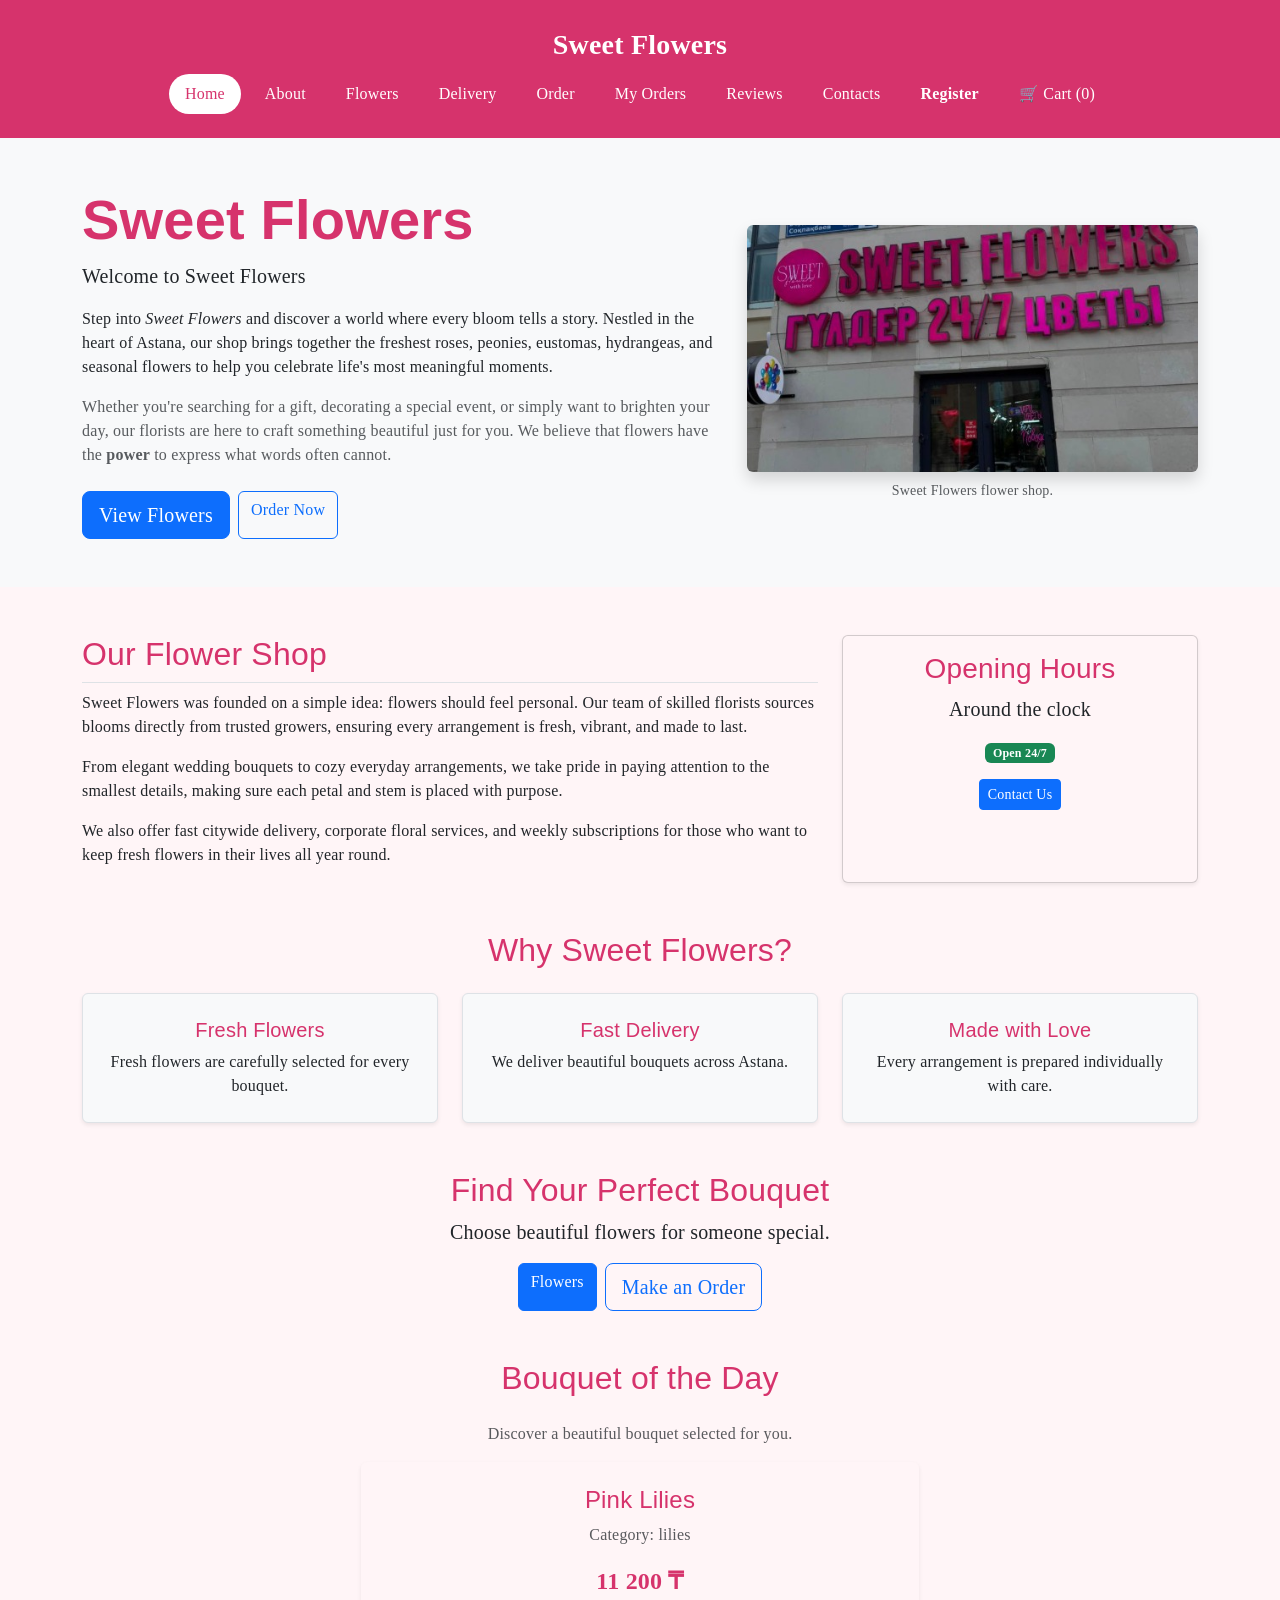
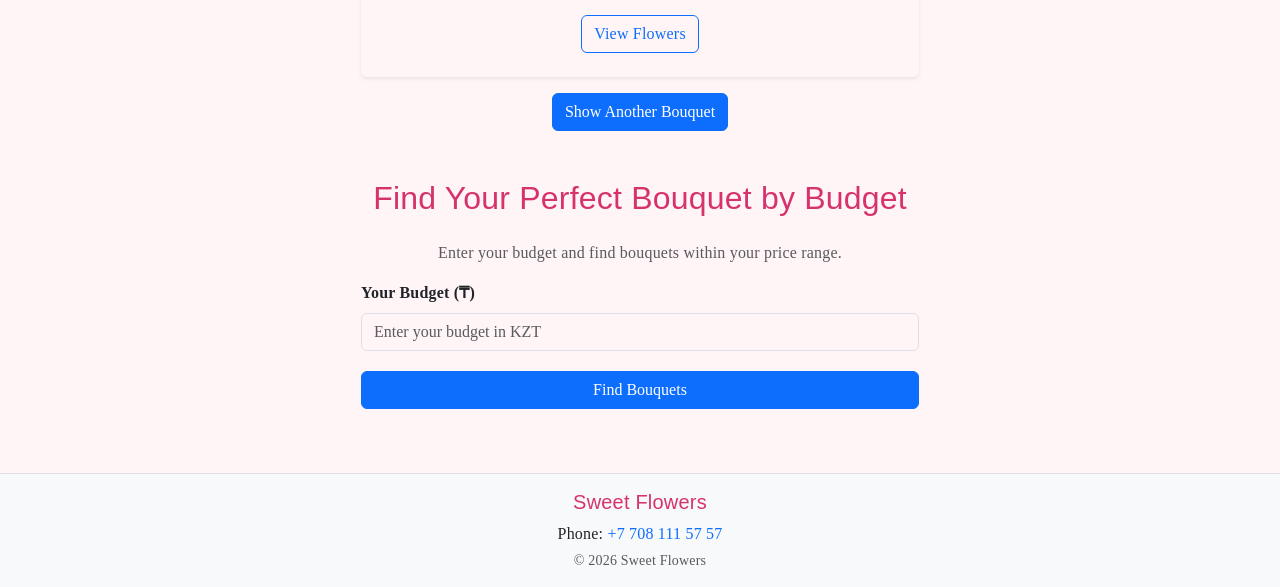
<file: index.html>
<!DOCTYPE html>
<html lang="en">
<head>
    <meta charset="UTF-8">
    <meta name="viewport" content="width=device-width, initial-scale=1.0">

    <meta name="description" content="Sweet Flowers flower shop in Astana">
    <meta name="author" content="Munira Sagyndykova">

    <title>Sweet Flowers — Home</title>
    <!-- Bootstrap v5.3.2 CSS -->
    <link href="https://cdn.jsdelivr.net/npm/bootstrap@5.3.2/dist/css/bootstrap.min.css" rel="stylesheet">

    <link rel="stylesheet" href="css/base.css">
</head>

<!-- Author: Munira Sagyndykova -->

<body>

<header class="bg-primary text-white text-center py-4 shadow-sm">
  <p class="fs-3 fw-bold mb-2"><strong>Sweet Flowers</strong></p>
  <nav>
    <ul class="nav justify-content-center gap-2 flex-wrap">
      <li class="nav-item"><a class="nav-link text-white active" aria-current="page" href="index.html">Home</a></li>
      <li class="nav-item"><a class="nav-link text-white" href="about.html">About</a></li>
      <li class="nav-item"><a class="nav-link text-white" href="flowers.html">Flowers</a></li>
      <li class="nav-item"><a class="nav-link text-white" href="delivery.html">Delivery</a></li>
      <li class="nav-item"><a class="nav-link text-white" href="order.html">Order</a></li>
      <li class="nav-item"><a class="nav-link text-white" href="my-orders.html">My Orders</a></li>
      <li class="nav-item"><a class="nav-link text-white" href="reviews.html">Reviews</a></li>
      <li class="nav-item"><a class="nav-link text-white" href="contacts.html">Contacts</a></li>
    </ul>
  </nav>
</header>


<main>

    <!-- container-fluid is used because this section should use the full screen width -->
    <section class="container-fluid bg-light py-5">

        <div class="container">

            <div class="row align-items-center g-4">

                <div class="col-12 col-lg-7 text-center text-lg-start">

                    <h2 class="display-4 fw-bold text-primary">
                        Sweet Flowers
                    </h2>

                    <p class="lead">
                        Welcome to Sweet Flowers
                    </p>

                    <p>
                        Step into <em>Sweet Flowers</em> and discover a world where
                        every bloom tells a story. Nestled in the heart of Astana,
                        our shop brings together the freshest roses, peonies,
                        eustomas, hydrangeas, and seasonal flowers to help you
                        celebrate life's most meaningful moments.
                    </p>

                    <p class="d-none d-md-block text-muted">
                        Whether you're searching for a gift, decorating a special
                        event, or simply want to brighten your day, our florists
                        are here to craft something beautiful just for you.
                        We believe that flowers have the <strong>power</strong>
                        to express what words often cannot.
                    </p>

                    <div class="d-flex flex-column flex-sm-row gap-2 justify-content-center justify-content-lg-start mt-4">

                        <a href="flowers.html"
                            class="btn btn-primary btn-lg"
                            id="view-flowers-button">
                             View Flowers
                        </a>

                        <a href="order.html"
                            class="btn btn-outline-primary"
                            id="order-now-button">
                             Order Now
                        </a>

                    </div>

                </div>


                <div class="col-12 col-lg-5 text-center">

                    <figure class="mb-0">

                        <img src="images/sweet.jpg"
                             class="img-fluid rounded shadow"
                             alt="Exterior of Sweet Flowers flower shop">

                        <figcaption class="small text-muted mt-2">
                            Sweet Flowers flower shop.
                        </figcaption>

                    </figure>

                </div>

            </div>

        </div>

    </section>


    <section class="container my-5">

        <div class="row g-4">

            <article class="col-12 col-md-8">

                <h2 class="text-primary border-bottom pb-2">
                    Our Flower Shop
                </h2>

                <p>
                    Sweet Flowers was founded on a simple idea:
                    flowers should feel personal. Our team of skilled florists
                    sources blooms directly from trusted growers, ensuring every
                    arrangement is fresh, vibrant, and made to last.
                </p>

                <p>
                    From elegant wedding bouquets to cozy everyday arrangements,
                    we take pride in paying attention to the smallest details,
                    making sure each petal and stem is placed with purpose.
                </p>

                <p>
                    We also offer fast citywide delivery, corporate floral services,
                    and weekly subscriptions for those who want to keep fresh
                    flowers in their lives all year round.
                </p>

            </article>


            <aside class="col-12 col-md-4">

                <!-- Bootstrap Card component adapted for opening hours -->
                <div class="card shadow-sm h-100">

                    <div class="card-body text-center">

                        <h3 class="card-title text-primary">
                            Opening Hours
                        </h3>

                        <p class="card-text lead">
                            Around the clock
                        </p>

                        <span class="badge text-bg-success mb-3">
                            Open 24/7
                        </span>

                        <div>
                            <a href="contacts.html"
                               class="btn btn-primary btn-sm">
                                Contact Us
                            </a>
                        </div>

                    </div>

                </div>

            </aside>

        </div>

    </section>


    <section class="container my-5">

        <h2 class="text-primary text-center mb-4">
            Why Sweet Flowers?
        </h2>

        <div class="row g-4 text-center">

            <div class="col-12 col-md-6 col-lg-4">
                <div class="p-4 bg-light border rounded shadow-sm h-100">

                    <h3 class="h5 text-primary">Fresh Flowers</h3>

                    <p class="mb-0">
                        Fresh flowers are carefully selected for every bouquet.
                    </p>

                </div>
            </div>


            <div class="col-12 col-md-6 col-lg-4">
                <div class="p-4 bg-light border rounded shadow-sm h-100">

                    <h3 class="h5 text-primary">Fast Delivery</h3>

                    <p class="mb-0">
                        We deliver beautiful bouquets across Astana.
                    </p>

                </div>
            </div>


            <div class="col-12 col-md-12 col-lg-4">
                <div class="p-4 bg-light border rounded shadow-sm h-100">

                    <h3 class="h5 text-primary">Made with Love</h3>

                    <p class="mb-0">
                        Every arrangement is prepared individually with care.
                    </p>

                </div>
            </div>

        </div>

    </section>


    <section class="container my-5 text-center">

        <h2 class="text-primary">
            Find Your Perfect Bouquet
        </h2>

        <p class="lead">
            Choose beautiful flowers for someone special.
        </p>

        <div class="d-flex flex-wrap justify-content-center gap-2">

            <a href="flowers.html"
                class="btn btn-primary"
                id="flowers-button">
                 Flowers
            </a>

            <a href="order.html"
                class="btn btn-outline-primary btn-lg"
                id="make-order-button">
                 Make an Order
            </a>

        </div>

    </section>

</main>


<footer class="bg-light text-center py-3 mt-5 border-top">

    <h3 class="h5 text-primary">
        Sweet Flowers
    </h3>

    <p class="mb-1">
        Phone:
        <a href="tel:+77081115757"
           class="text-decoration-none">
            +7 708 111 57 57
        </a>
    </p>

    <p class="mb-0 text-muted small">
        &copy; 2026 Sweet Flowers
    </p>

</footer>



<!-- Bootstrap v5.3.2 JS Bundle -->
<script src="https://cdn.jsdelivr.net/npm/bootstrap@5.3.2/dist/js/bootstrap.bundle.min.js"></script>

<!-- jQuery -->
<script src="https://code.jquery.com/jquery-3.7.1.min.js"></script>

<!-- Main JavaScript -->
<script src="jquery/main.js"></script>

<!-- Home page functionality -->
<script src="jquery/jq-index.js"></script>

</body>
</html>
</file>
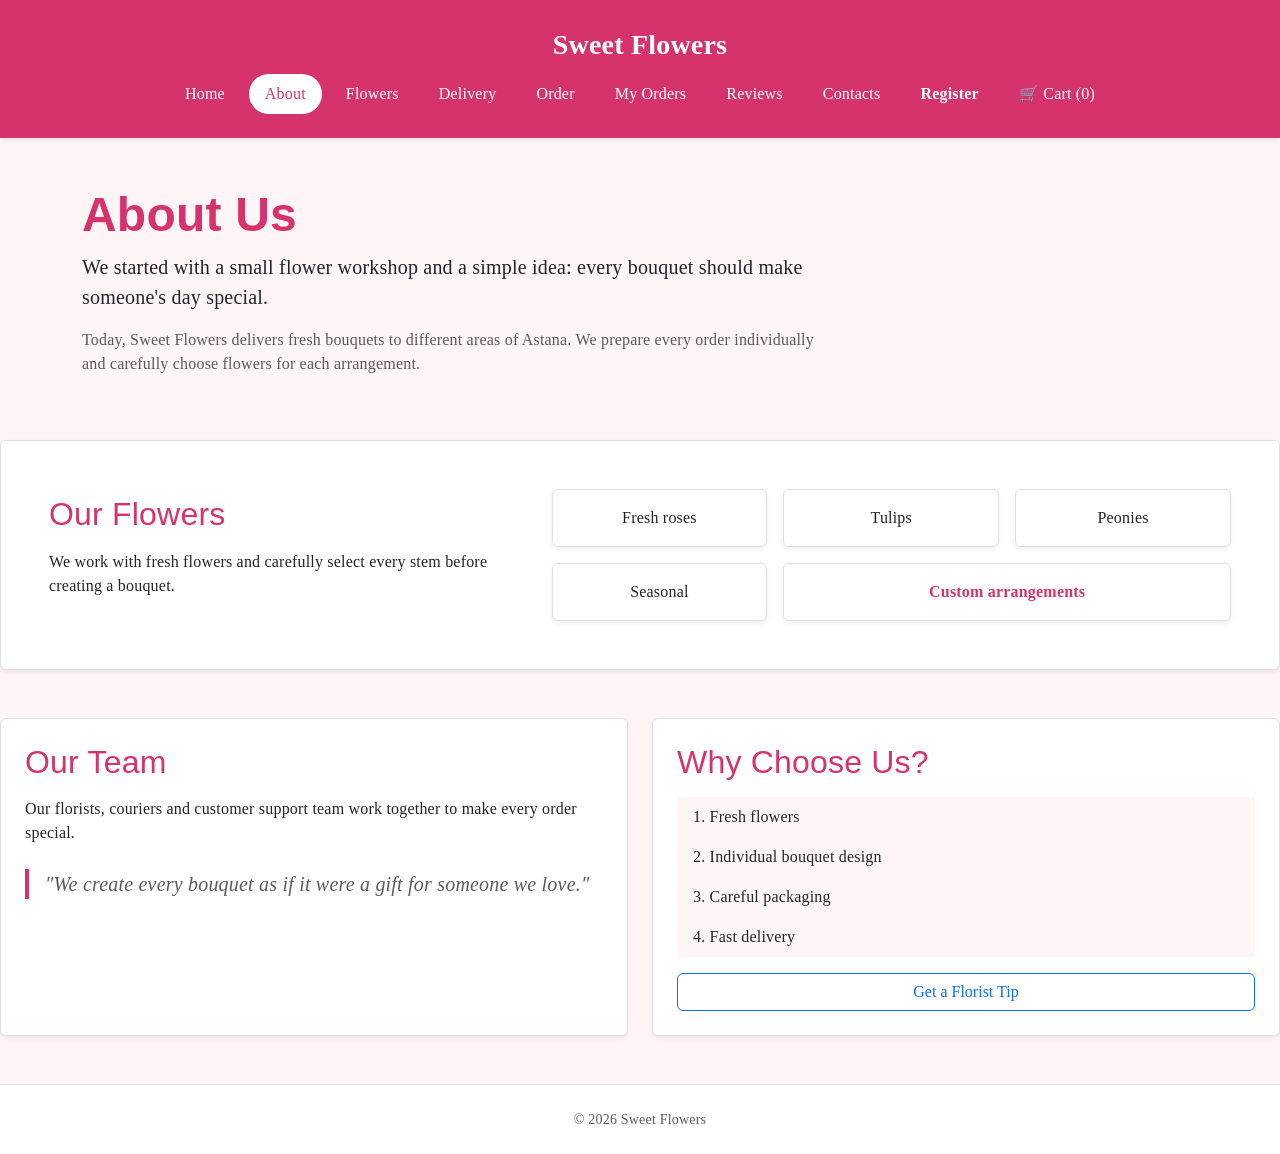
<file: about.html>
<!DOCTYPE html>
<html lang="en">
<head>
  <meta charset="UTF-8">
  <meta name="viewport" content="width=device-width, initial-scale=1.0">
  <title>About Us - Sweet Flowers</title>
  <!-- Bootstrap v5.3.2 CSS -->
  <link href="https://cdn.jsdelivr.net/npm/bootstrap@5.3.2/dist/css/bootstrap.min.css" rel="stylesheet">
  <link rel="stylesheet" href="css/base.css">
</head>
<body>

<header class="bg-primary text-white text-center py-4 shadow-sm">
  <p class="fs-3 fw-bold mb-2"><strong>Sweet Flowers</strong></p>
  <nav>
    <ul class="nav justify-content-center gap-2 flex-wrap">
      <li class="nav-item"><a class="nav-link text-white" href="index.html">Home</a></li>
      <li class="nav-item"><a class="nav-link text-white active" aria-current="page" href="about.html">About</a></li>
      <li class="nav-item"><a class="nav-link text-white" href="flowers.html">Flowers</a></li>
      <li class="nav-item"><a class="nav-link text-white" href="delivery.html">Delivery</a></li>
      <li class="nav-item"><a class="nav-link text-white" href="order.html">Order</a></li>
      <li class="nav-item"><a class="nav-link text-white" href="my-orders.html">My Orders</a></li>
      <li class="nav-item"><a class="nav-link text-white" href="reviews.html">Reviews</a></li>
      <li class="nav-item"><a class="nav-link text-white" href="contacts.html">Contacts</a></li>
    </ul>
  </nav>
</header>

  <main>
  <section class="container-fluid bg-brand-light py-5 text-center text-md-start">
    <div class="container">
      <div class="row align-items-center">
        <div class="col-12 col-md-8">
        
         <h2 class="display-5 fw-bold text-primary">About Us</h2>
          <p class="lead">
            We started with a small flower workshop and a simple idea:
            every bouquet should make someone's day special.
          </p>
          <p class="d-none d-md-block text-muted">
            Today, Sweet Flowers delivers fresh bouquets to different
            areas of Astana. We prepare every order individually and
            carefully choose flowers for each arrangement.
          </p>
        </div>
      </div>
    </div>
  </section>

  <section class="bg-white p-4 p-md-5 rounded shadow-sm border mb-5 fade-in-up">
    <div class="row g-4 align-items-center">
      <div class="col-12 col-lg-5 text-center text-lg-start">
        <h2 class="text-primary mb-3">Our Flowers</h2>
        <p>We work with fresh flowers and carefully select every stem before creating a bouquet.</p>
      </div>
      <div class="col-12 col-lg-7">
        <ul class="row g-3 list-unstyled mb-0 text-center">
          <li class="col-6 col-md-4"><div class="p-3 border rounded shadow-sm">Fresh roses</div></li>
          <li class="col-6 col-md-4"><div class="p-3 border rounded shadow-sm">Tulips</div></li>
          <li class="col-6 col-md-4"><div class="p-3 border rounded shadow-sm">Peonies</div></li>
          <li class="col-6 col-md-4"><div class="p-3 border rounded shadow-sm">Seasonal</div></li>
          <li class="col-12 col-md-8"><div class="p-3 border rounded shadow-sm text-primary fw-bold">Custom arrangements</div></li>
        </ul>
      </div>
    </div>
  </section>

  <section class="row g-4 mb-5 fade-in-up">
    <div class="col-12 col-md-6">
      <div class="bg-white p-4 rounded shadow-sm border h-100">
        <h2 class="text-primary mb-3">Our Team</h2>
        <p>Our florists, couriers and customer support team work together to make every order special.</p>
        <blockquote class="blockquote border-start border-primary border-4 ps-3 fst-italic text-muted mt-4">
          <p class="mb-0">"We create every bouquet as if it were a gift for someone we love."</p>
        </blockquote>
      </div>
    </div>
    <div class="col-12 col-md-6">
      <div class="bg-white p-4 rounded shadow-sm border h-100">
        <h2 class="text-primary mb-3">Why Choose Us?</h2>
        <ol class="list-group list-group-numbered list-group-flush">
          <li class="list-group-item border-0">Fresh flowers</li>
          <li class="list-group-item border-0">Individual bouquet design</li>
          <li class="list-group-item border-0">Careful packaging</li>
          <li class="list-group-item border-0">Fast delivery</li>
        </ol>
      </div>
    </div>
  </section>
</main>

<footer class="bg-white text-center py-4 mt-auto border-top">
  <p class="mb-0 text-muted small">&copy; 2026 Sweet Flowers</p>
</footer>
<script src="https://code.jquery.com/jquery-3.7.1.min.js"></script>
<script src="https://cdn.jsdelivr.net/npm/bootstrap@5.3.2/dist/js/bootstrap.bundle.min.js"></script>
<script src="jquery/main.js"></script>
<script src="jquery/jq-about.js"></script>
</body>
</html>
</file>
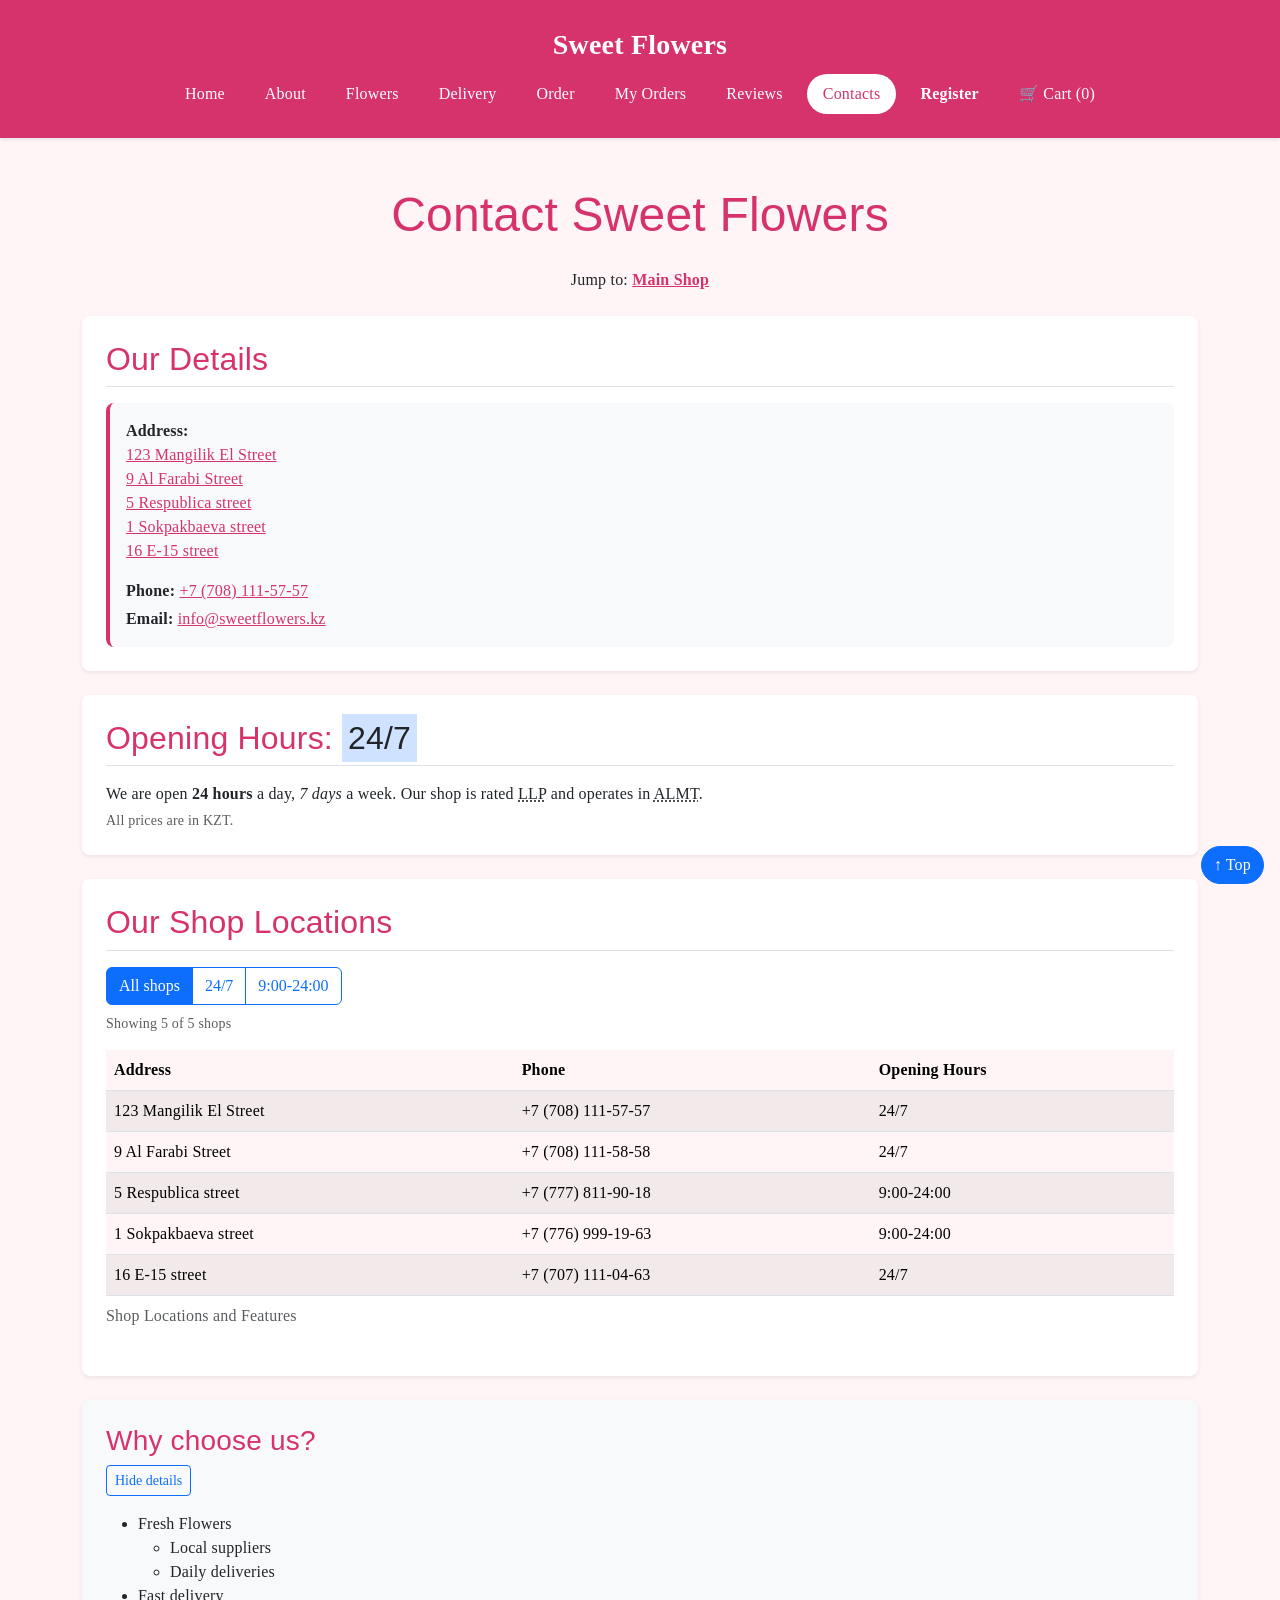
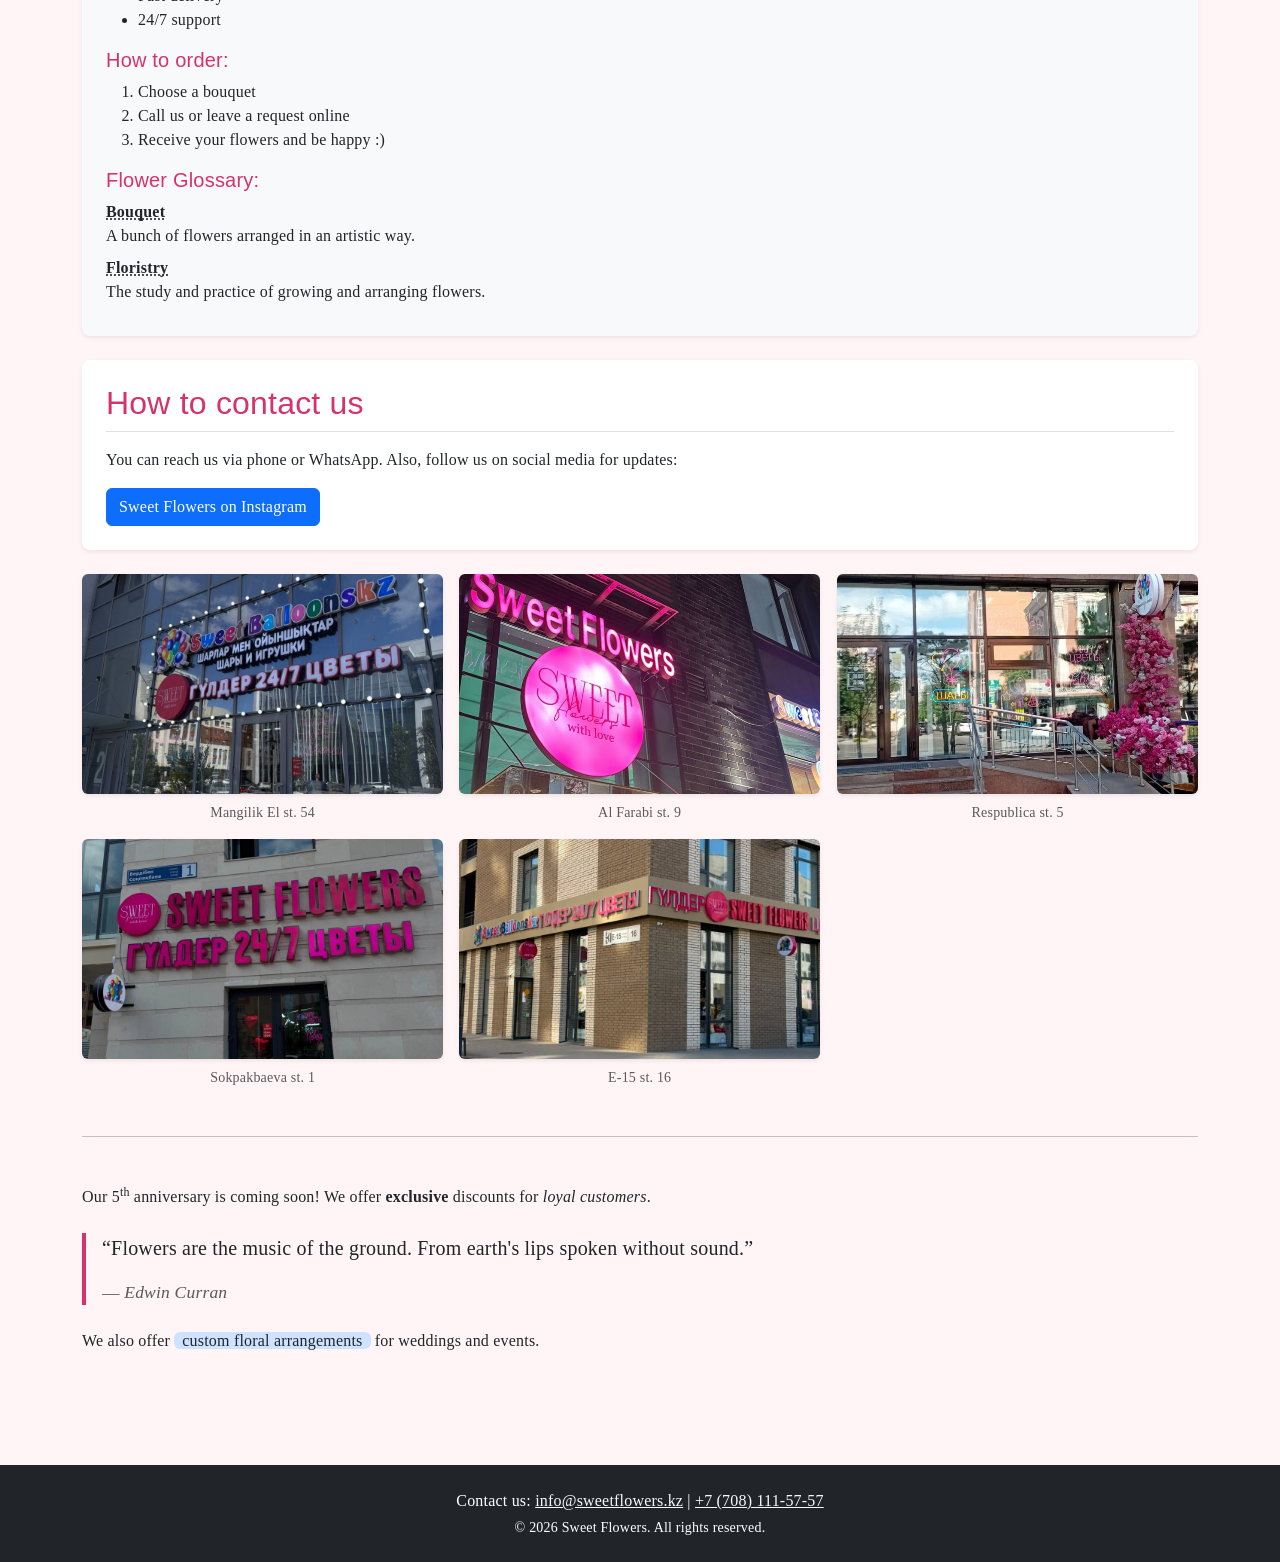
<file: contacts.html>
<!DOCTYPE html>
<html lang="en">
<head>
  <meta charset="UTF-8">
  <meta name="viewport" content="width=device-width, initial-scale=1.0">
  <meta name="description" content="Contact Sweet Flowers. Find our address, phone, email, and opening hours.">
  <meta name="author" content="Koshkinbayeva Akbota">
  <title>Contact Sweet Flowers</title>

  <!-- Bootstrap 5.3.8 (CDN) -->
  <link rel="stylesheet" href="https://cdn.jsdelivr.net/npm/bootstrap@5.3.8/dist/css/bootstrap.min.css">
  <link rel="stylesheet" href="css/base.css">
  <script src="https://cdn.jsdelivr.net/npm/bootstrap@5.3.8/dist/js/bootstrap.bundle.min.js" defer></script>
  <!-- jQuery 3.7.1 (CDN): загружается ПЕРВЫМ, наши скрипты сразу вызывают $ -->
  <script src="https://code.jquery.com/jquery-3.7.1.min.js"></script>
  <script src="jquery/main.js" defer></script>
  <script src="jquery/jq-common.js" defer></script>
  <script src="jquery/jq-auth.js" defer></script>
  <script src="jquery/jq-contacts.js" defer></script>
  <!-- Author: Koshkinbayeva Akbota -->
  <!-- I included a meta description to help users find our contact information easily in search results. -->
</head>
<body id="top">

<header class="bg-primary text-white text-center py-4 shadow-sm">
  <p class="fs-3 fw-bold mb-2"><strong>Sweet Flowers</strong></p>
  <nav>
    <ul class="nav justify-content-center gap-2 flex-wrap">
      <li class="nav-item"><a class="nav-link text-white" href="index.html">Home</a></li>
      <li class="nav-item"><a class="nav-link text-white" href="about.html">About</a></li>
      <li class="nav-item"><a class="nav-link text-white" href="flowers.html">Flowers</a></li>
      <li class="nav-item"><a class="nav-link text-white" href="delivery.html">Delivery</a></li>
      <li class="nav-item"><a class="nav-link text-white" href="order.html">Order</a></li>
      <li class="nav-item"><a class="nav-link text-white" href="my-orders.html">My Orders</a></li>
      <li class="nav-item"><a class="nav-link text-white" href="reviews.html">Reviews</a></li>
      <li class="nav-item"><a class="nav-link text-white active" aria-current="page" href="contacts.html">Contacts</a></li>
    </ul>
  </nav>
</header>

<main class="container py-5">
  <h1 class="display-5 text-primary text-center mb-4 fade-in-up">Contact Sweet Flowers</h1>

  <p class="text-center mb-4">Jump to: <a href="#main-shop" class="link-primary fw-bold">Main Shop</a></p>

  <section id="main-shop" class="bg-white rounded-3 shadow-sm p-4 mb-4 fade-in-up">
    <h2 class="text-primary border-bottom pb-2 mb-3">Our Details</h2>
    <address class="bg-light border-start border-4 border-primary p-3 rounded-3 mb-0">
      <p><strong>Address:</strong><br>
        <a href="https://go.2gis.com/NxOko" target="_blank" rel="noopener" class="link-primary">123 Mangilik El Street</a><br>
        <a href="https://go.2gis.com/J1j499" target="_blank" rel="noopener" class="link-primary">9 Al Farabi Street</a><br>
        <a href="https://go.2gis.com/gKkyl" target="_blank" rel="noopener" class="link-primary">5 Respublica street</a><br>
        <a href="https://go.2gis.com/uLnaB" target="_blank" rel="noopener" class="link-primary">1 Sokpakbaeva street</a><br>
        <a href="https://go.2gis.com/8KYKz" target="_blank" rel="noopener" class="link-primary">16 E-15 street</a>
      </p>
      <p class="mb-1"><strong>Phone:</strong> <a href="tel:+77081115757" class="link-primary">+7 (708) 111-57-57</a></p>
      <p class="mb-0"><strong>Email:</strong> <a href="mailto:info@sweetflowers.kz" class="link-primary">info@sweetflowers.kz</a></p>
    </address>
  </section>

  <section class="bg-white rounded-3 shadow-sm p-4 mb-4 fade-in-up">
    <h2 class="text-primary border-bottom pb-2 mb-3">Opening Hours: <mark class="bg-primary-subtle">24/7</mark></h2>
    <p class="mb-1">We are open <strong>24 hours</strong> a day, <em>7 days</em> a week. Our shop is rated <abbr title="Limited Liability Partnership">LLP</abbr> and operates in <abbr title="Almaty Time">ALMT</abbr>.</p>
    <p class="small text-muted mb-0">All prices are in KZT.</p>
  </section>

  <section class="bg-white rounded-3 shadow-sm p-4 mb-4 fade-in-up">
    <h2 class="text-primary border-bottom pb-2 mb-3">Our Shop Locations</h2>
    <div class="table-responsive">
      <table class="table table-striped table-hover align-middle">
        <caption class="text-muted">Shop Locations and Features</caption>
        <thead>
        <tr>
          <th scope="col">Address</th>
          <th scope="col">Phone</th>
          <th scope="col">Opening Hours</th>
        </tr>
        </thead>
        <tbody>
        <tr><td>123 Mangilik El Street</td><td>+7 (708) 111-57-57</td><td>24/7</td></tr>
        <tr><td>9 Al Farabi Street</td><td>+7 (708) 111-58-58</td><td>24/7</td></tr>
        <tr><td>5 Respublica street</td><td>+7 (777) 811-90-18</td><td>9:00-24:00</td></tr>
        <tr><td>1 Sokpakbaeva street</td><td>+7 (776) 999-19-63</td><td>9:00-24:00</td></tr>
        <tr><td>16 E-15 street</td><td>+7 (707) 111-04-63</td><td>24/7</td></tr>
        </tbody>
      </table>
    </div>
  </section>

  <aside class="bg-light rounded-3 shadow-sm p-4 mb-4 fade-in-up">
    <h3 class="text-primary">Why choose us?</h3>
    <ul>
      <li>Fresh Flowers
        <ul>
          <li>Local suppliers</li>
          <li>Daily deliveries</li>
        </ul>
      </li>
      <li>Fast delivery</li>
      <li>24/7 support</li>
    </ul>

    <h4 class="text-primary fs-5 mt-3">How to order:</h4>
    <ol type="1" start="1">
      <li>Choose a bouquet</li>
      <li>Call us or leave a request online</li>
      <li>Receive your flowers and be happy :)</li>
    </ol>

    <h4 class="text-primary fs-5 mt-3">Flower Glossary:</h4>
    <dl class="mb-0">
      <dt><abbr title="A flower arrangement">Bouquet</abbr></dt>
      <dd>A bunch of flowers arranged in an artistic way.</dd>
      <dt><abbr title="The art of growing flowers">Floristry</abbr></dt>
      <dd>The study and practice of growing and arranging flowers.</dd>
    </dl>
  </aside>

  <section class="bg-white rounded-3 shadow-sm p-4 mb-4 fade-in-up">
    <h2 class="text-primary border-bottom pb-2 mb-3">How to contact us</h2>
    <p>You can reach us via phone or WhatsApp. Also, follow us on social media for updates:</p>
    <a href="https://www.instagram.com/sweet.flowers.ast" target="_blank" rel="noopener" class="btn btn-primary">Sweet Flowers on Instagram</a>
  </section>

  <!-- I used a div here because there is no semantic HTML element specifically designed to group a gallery of figures into a single container. -->
  <div class="gallery row row-cols-1 row-cols-md-2 row-cols-lg-3 g-3 mb-4">
    <figure class="zoom-in mb-0">
      <img src="images/shop-photo1.jpg" class="w-100 rounded shadow-sm" alt="Photo of the Sweet Flowers shop on Mangilik El street">
      <figcaption class="text-center small text-muted mt-2">Mangilik El st. 54</figcaption>
    </figure>
    <figure class="zoom-in mb-0">
      <img src="images/shop-photo2.jpg" class="w-100 rounded shadow-sm" alt="Photo of the Sweet Flowers shop on Al Farabi street">
      <figcaption class="text-center small text-muted mt-2">Al Farabi st. 9</figcaption>
    </figure>
    <figure class="zoom-in mb-0">
      <img src="images/shop-photo3.jpg" class="w-100 rounded shadow-sm" alt="Photo of the Sweet Flowers shop on Respublica street">
      <figcaption class="text-center small text-muted mt-2">Respublica st. 5</figcaption>
    </figure>
    <figure class="zoom-in mb-0">
      <img src="images/shop-photo4.jpg" class="w-100 rounded shadow-sm" alt="Photo of the Sweet Flowers shop on Sokpakbaeva street">
      <figcaption class="text-center small text-muted mt-2">Sokpakbaeva st. 1</figcaption>
    </figure>
    <figure class="zoom-in mb-0">
      <img src="images/shop-photo5.jpg" class="w-100 rounded shadow-sm" alt="Photo of the Sweet Flowers shop on E-15 street">
      <figcaption class="text-center small text-muted mt-2">E-15 st. 16</figcaption>
    </figure>
  </div>

  <hr class="my-5">

  <p>Our 5<sup>th</sup> anniversary is coming soon! We offer <b>exclusive</b> discounts for <i>loyal customers</i>.</p>

  <blockquote class="blockquote border-start border-4 border-primary ps-3 my-4">
    <p><q>Flowers are the music of the ground. From earth's lips spoken without sound.</q></p>
    <footer class="small text-muted">— <cite>Edwin Curran</cite></footer>
  </blockquote>

  <!-- I used a span here to highlight a specific term inline without breaking the text flow, as no semantic tag applies. -->
  <p>We also offer <span class="bg-primary-subtle px-2 rounded">custom floral arrangements</span> for weddings and events.</p>
</main>
<a class="btn btn-primary position-fixed bottom-0 end-0 m-3 rounded-pill" href="#top" aria-label="Back to top">↑ Top</a>

<footer class="bg-dark text-white text-center py-4 mt-5">
  <p class="mb-1">Contact us: <a href="mailto:info@sweetflowers.kz" class="link-light">info@sweetflowers.kz</a> | <a href="tel:+77081115757" class="link-light">+7 (708) 111-57-57</a></p>
  <p class="mb-0 small">&copy; 2026 Sweet Flowers. All rights reserved.</p>
</footer>

</body>
</html>
</file>
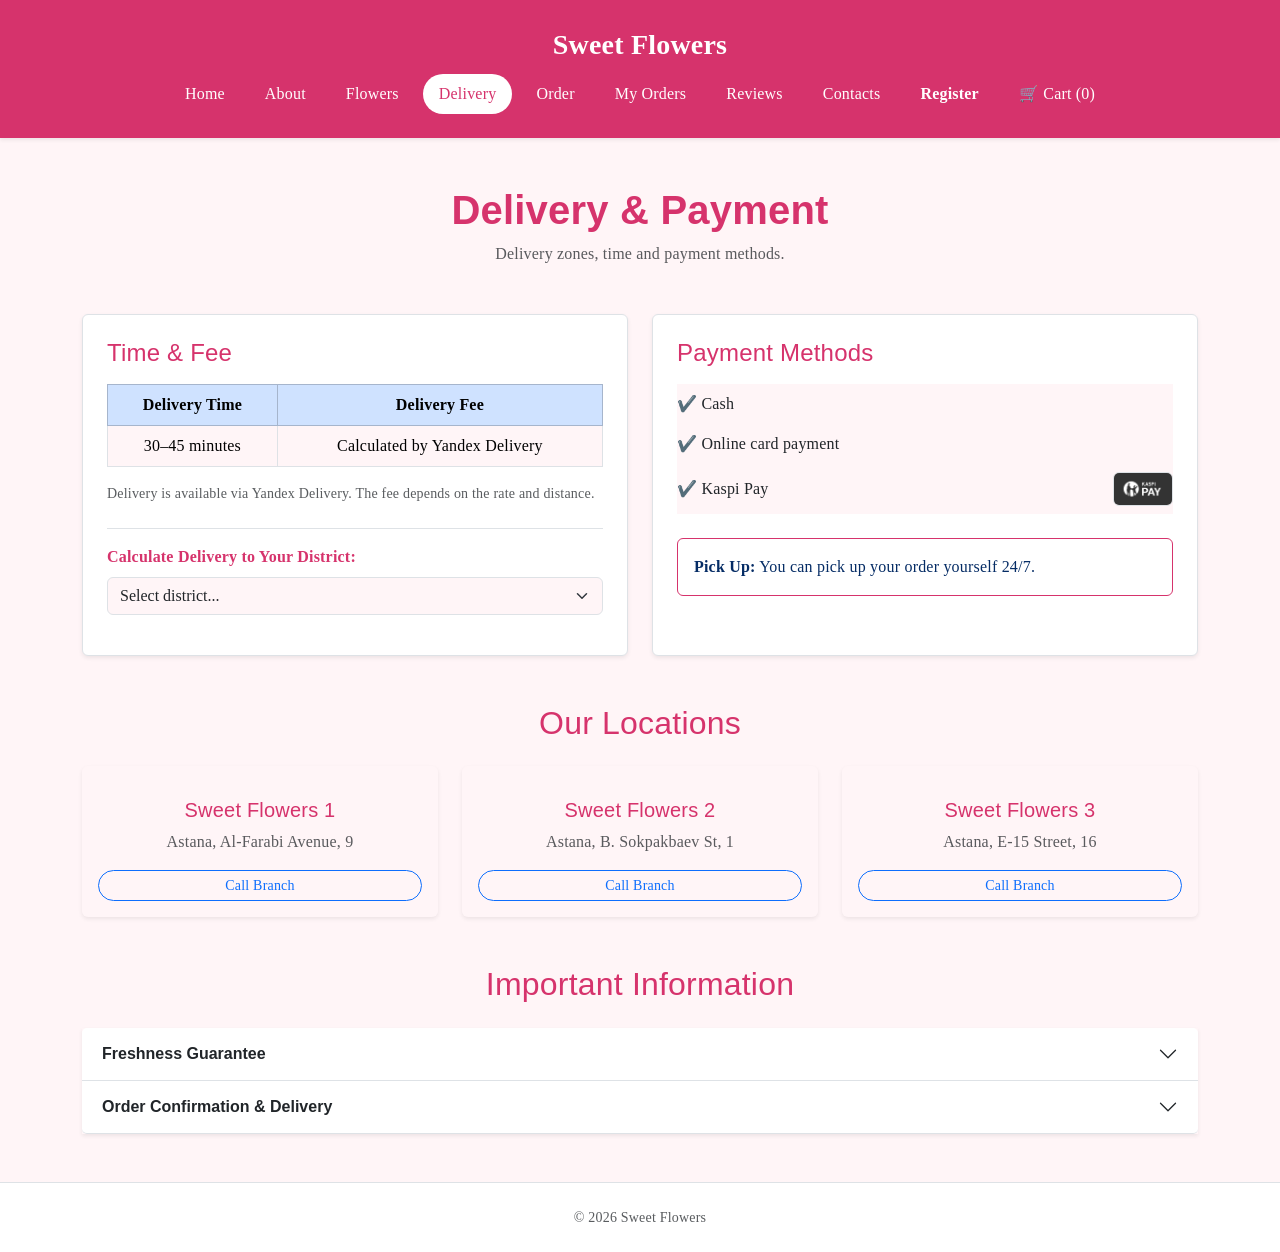
<file: delivery.html>
<!DOCTYPE html>
<html lang="en">
<head>
  <meta charset="UTF-8">
  <meta name="viewport" content="width=device-width, initial-scale=1.0">
  <title>Delivery & Payment - Sweet Flowers</title>
  <link href="https://cdn.jsdelivr.net/npm/bootstrap@5.3.2/dist/css/bootstrap.min.css" rel="stylesheet">
  <link rel="stylesheet" href="css/base.css">
  
</head>
<body>

<header class="bg-primary text-white text-center py-4 shadow-sm">
  <p class="fs-3 fw-bold mb-2"><strong>Sweet Flowers</strong></p>
  <nav>
    <ul class="nav justify-content-center gap-2 flex-wrap">
      <li class="nav-item"><a class="nav-link text-white" href="index.html">Home</a></li>
      <li class="nav-item"><a class="nav-link text-white" href="about.html">About</a></li>
      <li class="nav-item"><a class="nav-link text-white" href="flowers.html">Flowers</a></li>
      <li class="nav-item"><a class="nav-link text-white active" aria-current="page" href="delivery.html">Delivery</a></li>
      <li class="nav-item"><a class="nav-link text-white" href="order.html">Order</a></li>
      <li class="nav-item"><a class="nav-link text-white" href="my-orders.html">My Orders</a></li>
      <li class="nav-item"><a class="nav-link text-white" href="reviews.html">Reviews</a></li>
      <li class="nav-item"><a class="nav-link text-white" href="contacts.html">Contacts</a></li>
    </ul>
  </nav>
</header>

<main class="container my-5">
  <section class="text-center mb-5 fade-in-up">
    <h2 class="display-6 text-primary fw-bold">Delivery & Payment</h2>
    <p class="text-muted">Delivery zones, time and payment methods.</p>
  </section>

  <section class="row g-4 mb-5 fade-in-up">
    <div class="col-12 col-md-6">
      <div class="bg-white p-4 rounded shadow-sm border h-100">
        <h3 class="h4 text-primary mb-3">Time & Fee</h3>
        <table class="table table-bordered text-center align-middle">
          <thead class="table-primary">
          <tr>
            <th>Delivery Time</th>
            <th>Delivery Fee</th>
          </tr>
          </thead>
          <tbody>
          <tr>
            <td>30–45 minutes</td>
            <td>Calculated by Yandex Delivery</td>
          </tr>
          </tbody>
        </table>
        <p class="small text-muted mt-2">Delivery is available via Yandex Delivery. The fee depends on the rate and distance.</p>
      </div>
    </div>

    <div class="col-12 col-md-6">
      <div class="bg-white p-4 rounded shadow-sm border h-100">
        <h3 class="h4 text-primary mb-3">Payment Methods</h3>
        <ul class="list-group list-group-flush mb-4">
          <li class="list-group-item border-0 px-0">✔️ Cash</li>
          <li class="list-group-item border-0 px-0">✔️ Online card payment</li>
          <li class="list-group-item border-0 px-0 d-flex justify-content-between align-items-center">
            ✔️ Kaspi Pay
            <img src="images/kaspi.png" alt="Kaspi Pay" width="60" class="rounded border">
          </li>
        </ul>
        <div class="alert alert-primary bg-transparent border-primary">
          <strong>Pick Up:</strong> You can pick up your order yourself 24/7.
        </div>
      </div>
    </div>
  </section>

  <section class="mb-5 fade-in-up">
    <h2 class="text-primary text-center mb-4">Our Locations</h2>
    <div class="row g-4 justify-content-center text-center">
      <div class="col-12 col-sm-6 col-lg-4">
        <div class="card h-100 shadow-sm border-0 pt-3">
          <div class="card-body">
            <h3 class="card-title h5 text-primary">Sweet Flowers 1</h3>
            <p class="card-text text-muted mb-3">Astana, Al-Farabi Avenue, 9</p>
            <a href="tel:+77081115858" class="btn btn-outline-primary btn-sm rounded-pill w-100">Call Branch</a>
          </div>
        </div>
      </div>
      <div class="col-12 col-sm-6 col-lg-4">
        <div class="card h-100 shadow-sm border-0 pt-3">
          <div class="card-body">
            <h3 class="card-title h5 text-primary">Sweet Flowers 2</h3>
            <p class="card-text text-muted mb-3">Astana, B. Sokpakbaev St, 1</p>
            <a href="tel:+77769991963" class="btn btn-outline-primary btn-sm rounded-pill w-100">Call Branch</a>
          </div>
        </div>
      </div>
      <div class="col-12 col-sm-6 col-lg-4">
        <div class="card h-100 shadow-sm border-0 pt-3">
          <div class="card-body">
            <h3 class="card-title h5 text-primary">Sweet Flowers 3</h3>
            <p class="card-text text-muted mb-3">Astana, E-15 Street, 16</p>
            <a href="tel:+77071110463" class="btn btn-outline-primary btn-sm rounded-pill w-100">Call Branch</a>
          </div>
        </div>
      </div>
    </div>
  </section>

  <section class="mb-5 fade-in-up">
    <h2 class="text-primary text-center mb-4">Important Information</h2>
    <div class="accordion shadow-sm" id="infoAccordion">
      <div class="accordion-item border-0">
        <h2 class="accordion-header">
          <button class="accordion-button collapsed bg-white text-dark fw-bold border-bottom" type="button" data-bs-toggle="collapse" data-bs-target="#collapseOne">
            Freshness Guarantee
          </button>
        </h2>
        <div id="collapseOne" class="accordion-collapse collapse" data-bs-parent="#infoAccordion">
          <div class="accordion-body bg-white text-muted">
            Every bouquet is prepared after the order is placed. Fresh flowers are used for every order.
          </div>
        </div>
      </div>
      <div class="accordion-item border-0">
        <h2 class="accordion-header">
          <button class="accordion-button collapsed bg-white text-dark fw-bold border-bottom" type="button" data-bs-toggle="collapse" data-bs-target="#collapseTwo">
            Order Confirmation & Delivery
          </button>
        </h2>
        <div id="collapseTwo" class="accordion-collapse collapse" data-bs-parent="#infoAccordion">
          <div class="accordion-body bg-white text-muted">
            Every online order is confirmed by our operator. Delivery may take longer during bad weather.
          </div>
        </div>
      </div>
    </div>
  </section>
</main>

<footer class="bg-white text-center py-4 mt-auto border-top">
  <p class="mb-0 text-muted small">&copy; 2026 Sweet Flowers</p>
</footer>
<script src="https://code.jquery.com/jquery-3.7.1.min.js"></script>
<script src="https://cdn.jsdelivr.net/npm/bootstrap@5.3.2/dist/js/bootstrap.bundle.min.js"></script>
<script src="jquery/main.js"></script>
<script src="jquery/jq-delivery.js"></script>
</body>
</html>
</file>
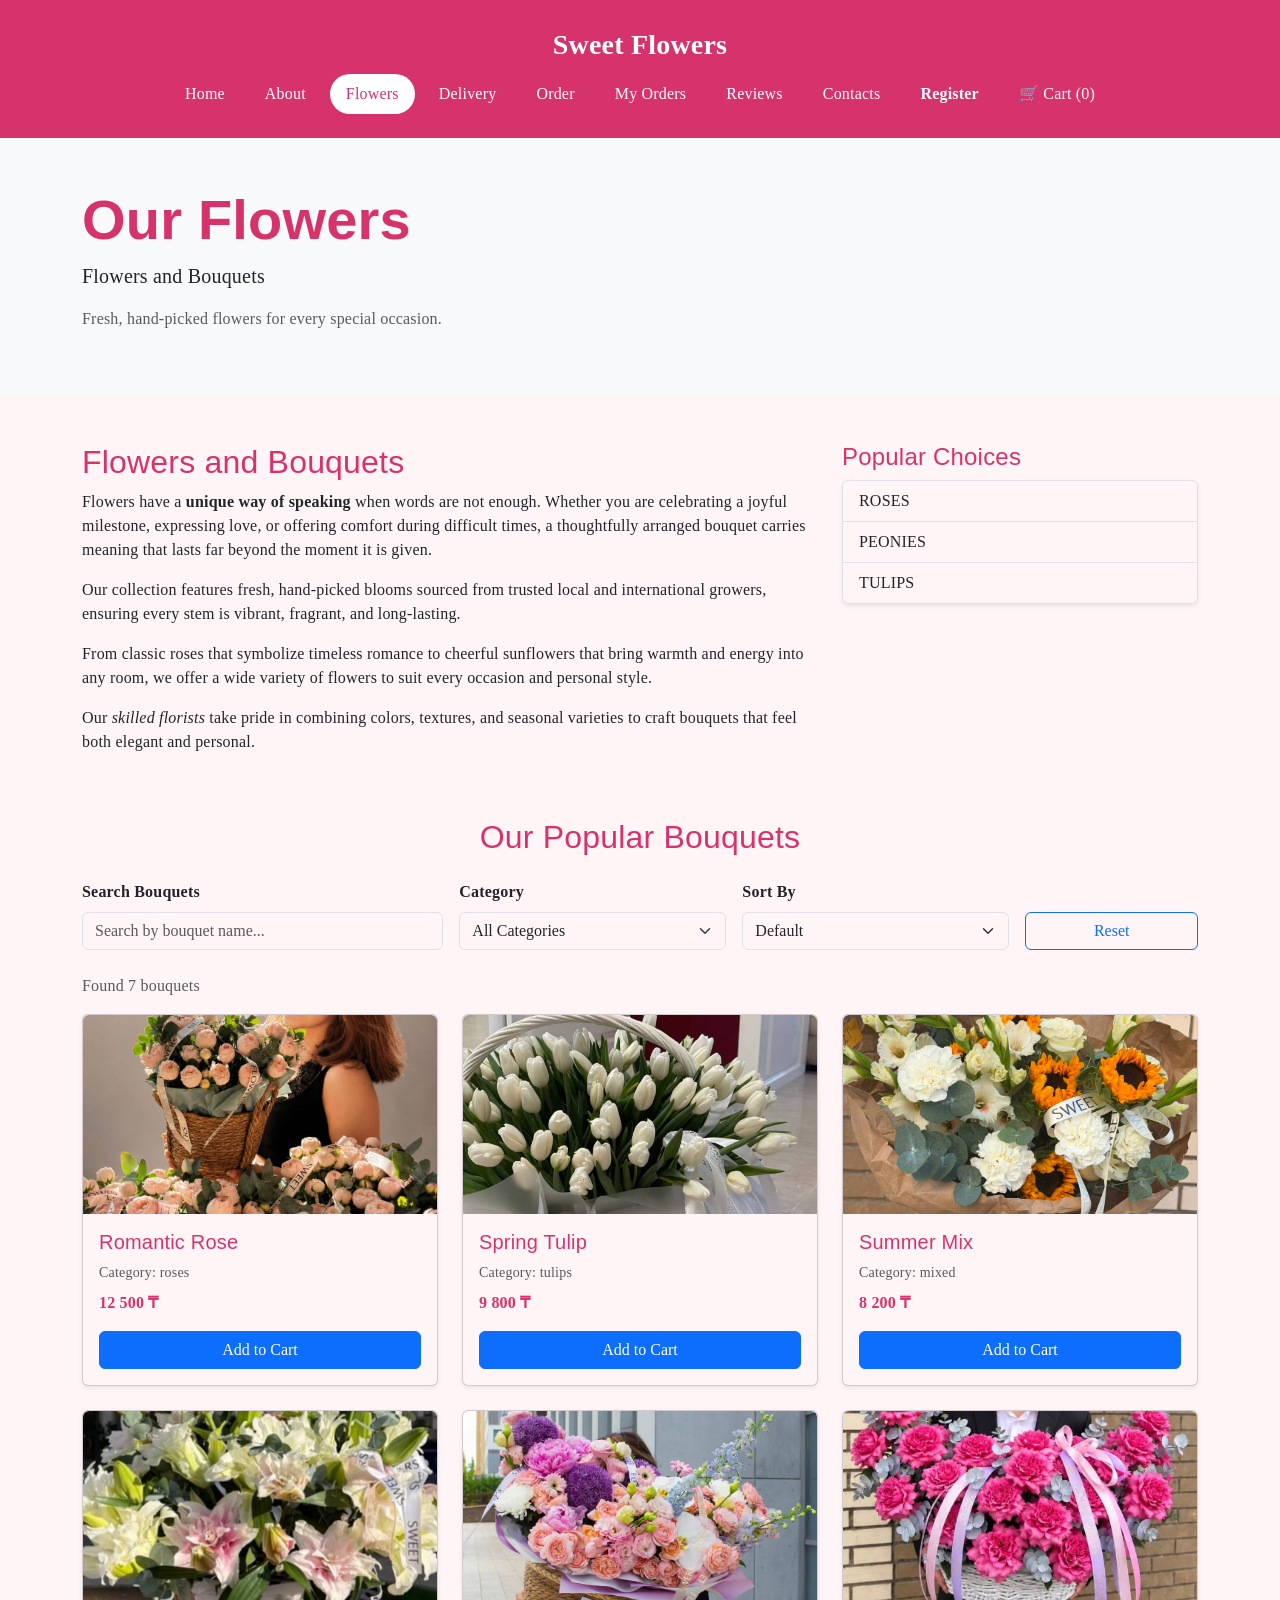
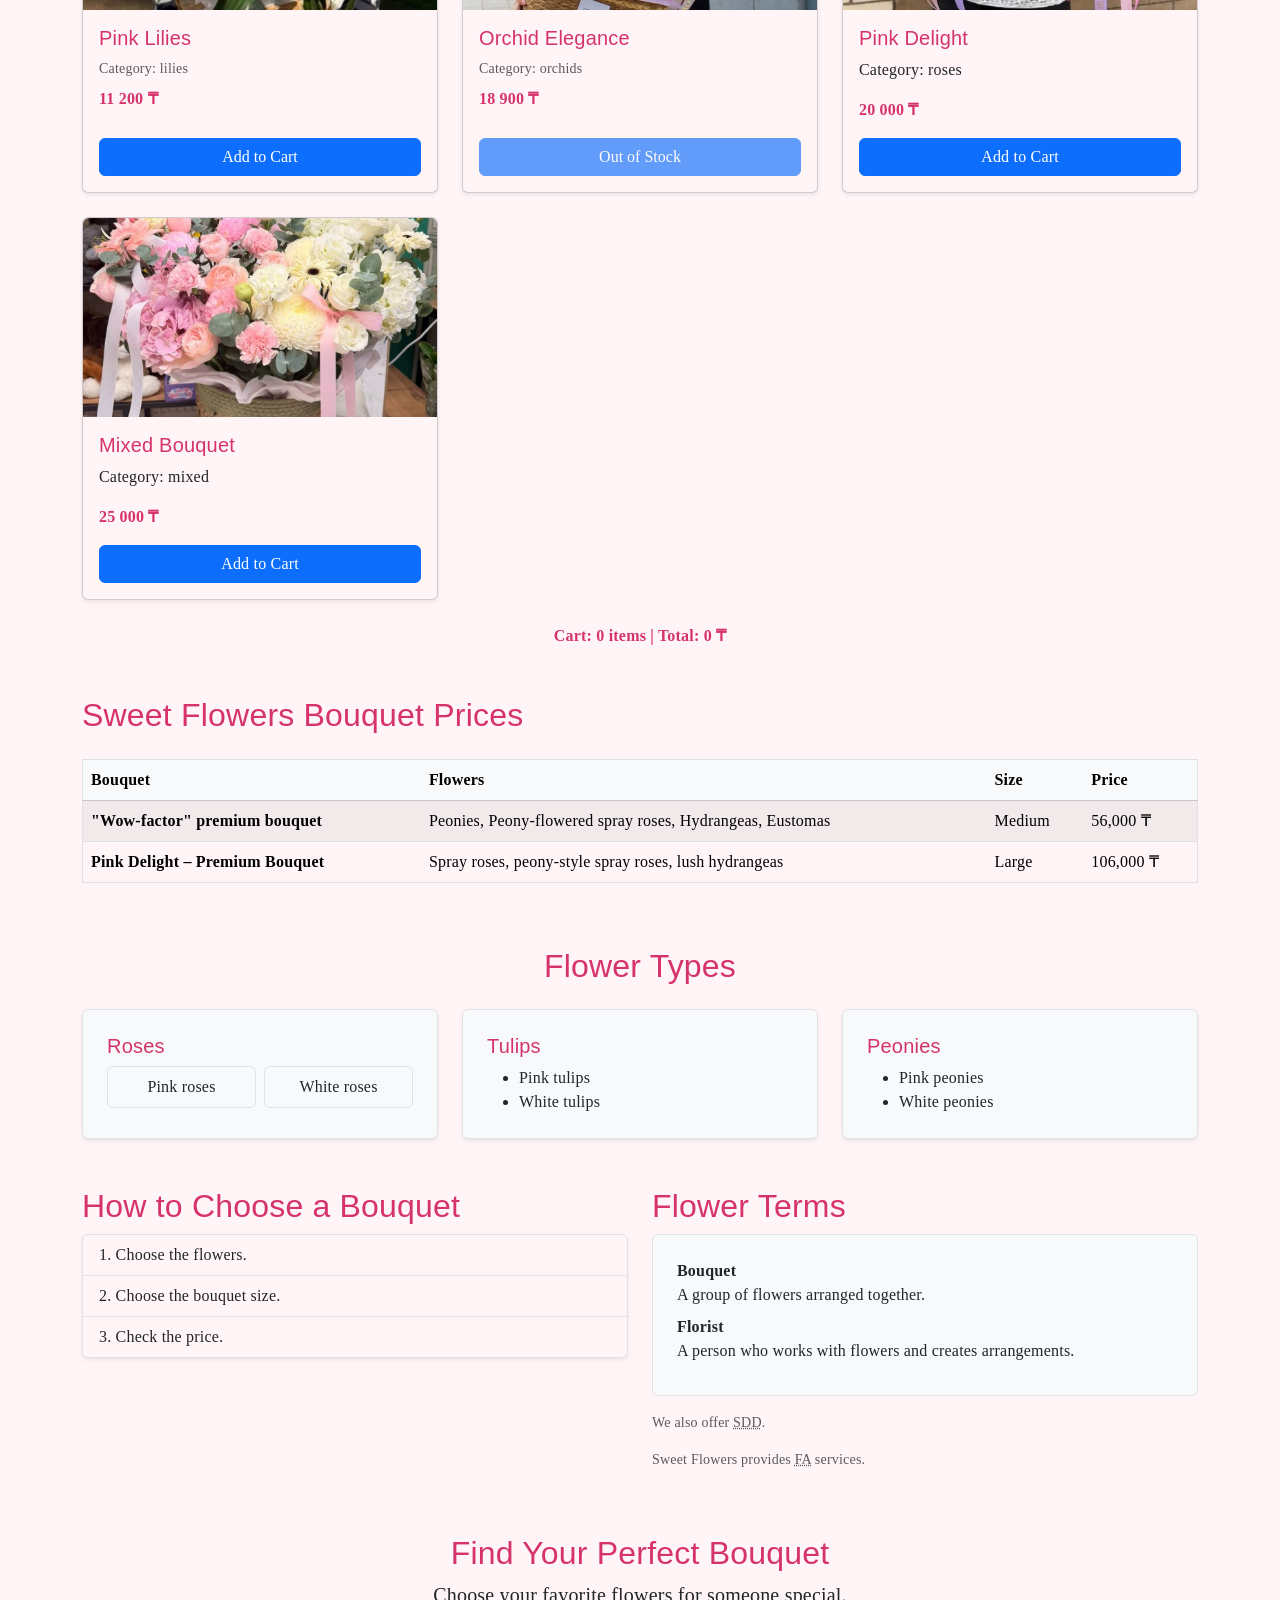
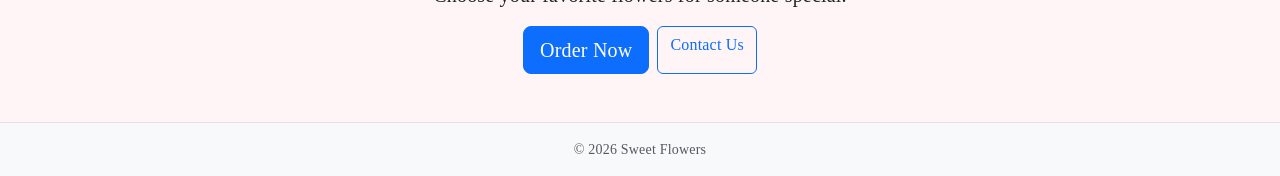
<file: flowers.html>
<!DOCTYPE html>
<html lang="en">
<head>
    <meta charset="UTF-8">
    <meta name="viewport" content="width=device-width, initial-scale=1.0">

    <meta name="description" content="Flowers and bouquets at Sweet Flowers">
    <meta name="author" content="Munira Sagyndykova">

    <title>Sweet Flowers — Flowers</title>
    <!-- Bootstrap v5.3.2 CSS -->
    <link href="https://cdn.jsdelivr.net/npm/bootstrap@5.3.2/dist/css/bootstrap.min.css" rel="stylesheet">

    <link rel="stylesheet" href="css/base.css">
</head>

<!-- Author: Munira Sagyndykova -->

<body>

<header class="bg-primary text-white text-center py-4 shadow-sm">
  <p class="fs-3 fw-bold mb-2">
    <strong>Sweet Flowers</strong>
  </p>

  <nav>
    <ul class="nav justify-content-center gap-2 flex-wrap">
      <li class="nav-item">
        <a class="nav-link text-white" href="index.html">Home</a>
      </li>
      <li class="nav-item">
        <a class="nav-link text-white" href="about.html">About</a>
      </li>
      <li class="nav-item">
        <a class="nav-link text-white" href="flowers.html">Flowers</a>
      </li>
      <li class="nav-item">
        <a class="nav-link text-white" href="delivery.html">Delivery</a>
      </li>
      <li class="nav-item">
        <a class="nav-link text-white" href="order.html">Order</a>
      </li>
      <li class="nav-item">
        <a class="nav-link text-white" href="my-orders.html">My Orders</a>
      </li>
      <li class="nav-item">
        <a class="nav-link text-white" href="reviews.html">Reviews</a>
      </li>
      <li class="nav-item">
        <a class="nav-link text-white" href="contacts.html">Contacts</a>
      </li>
    </ul>
  </nav>
</header>


<main>

    <!-- container-fluid is used because the section covers the full screen width -->
    <section class="container-fluid bg-light py-5">

        <div class="container text-center text-md-start">

            <h1 class="display-4 fw-bold text-primary">
                Our Flowers
            </h1>

            <p class="lead">
                Flowers and Bouquets
            </p>

            <p class="d-none d-md-block text-muted">
                Fresh, hand-picked flowers for every special occasion.
            </p>

        </div>

    </section>


    <section class="container my-5" id="bouquet-catalog">

        <div class="row g-4">

            <div class="col-12 col-lg-8">

                <h2 class="text-primary">
                    Flowers and Bouquets
                </h2>

                <p>
                    Flowers have a <strong>unique way of speaking</strong>
                    when words are not enough. Whether you are celebrating a
                    joyful milestone, expressing love, or offering comfort
                    during difficult times, a thoughtfully arranged bouquet
                    carries meaning that lasts far beyond the moment it is given.
                </p>

                <p>
                    Our collection features fresh, hand-picked blooms sourced
                    from trusted local and international growers, ensuring every
                    stem is vibrant, fragrant, and long-lasting.
                </p>

                <p>
                    From classic roses that symbolize timeless romance to cheerful
                    sunflowers that bring warmth and energy into any room, we offer
                    a wide variety of flowers to suit every occasion and personal style.
                </p>

                <p>
                    Our <i>skilled florists</i> take pride in combining colors,
                    textures, and seasonal varieties to craft bouquets that feel
                    both elegant and personal.
                </p>

            </div>


            <div class="col-12 col-lg-4">

                <!-- Bootstrap List Group component adapted for popular flowers -->

                <h2 class="h4 text-primary">
                    Popular Choices
                </h2>

                <ul class="list-group shadow-sm">

                    <li class="list-group-item">
                        ROSES
                    </li>

                    <li class="list-group-item">
                        PEONIES
                    </li>

                    <li class="list-group-item">
                        TULIPS
                    </li>

                </ul>

            </div>

        </div>

    </section>


    <section class="container my-5">

        <h2 class="text-primary text-center mb-4">
            Our Popular Bouquets
        </h2>

        <div class="row g-4">

            <div class="col-12 col-md-6">

                <!-- Bootstrap Card component adapted for bouquet -->
                <div class="card h-100 shadow-sm">

                    <img src="images/bs2.jpg"
                         class="card-img-top img-fluid"
                         alt="Pink flower bouquet at Sweet Flowers">

                    <div class="card-body">

                        <h3 class="card-title h5 text-primary">
                            Pink Delight
                        </h3>

                        <p class="card-text">
                            Pink bouquet available at Sweet Flowers.
                        </p>

                        <a href="order.html"
                           class="btn btn-primary"
                           id="order-pink-delight"
                           data-bouquet="Pink Delight"
                           data-price="106000">
                            Order Bouquet
                        </a>

                    </div>

                </div>

            </div>


            <div class="col-12 col-md-6">

                <div class="card h-100 shadow-sm">

                    <img src="images/b1.jpg"
                         class="card-img-top img-fluid"
                         alt="Mixed flower bouquet at Sweet Flowers">

                    <div class="card-body">

                        <h3 class="card-title h5 text-primary">
                            Mixed Bouquet
                        </h3>

                        <p class="card-text">
                            Mixed flower bouquet.
                        </p>

                        <a href="order.html"
                           class="btn btn-outline-primary"
                           id="order-mixed-bouquet"
                           data-bouquet="Mixed Bouquet">
                            Order Bouquet
</a>

                    </div>

                </div>

            </div>

        </div>

    </section>


    <section class="container my-5">

        <h2 class="text-primary mb-4">
            Sweet Flowers Bouquet Prices
        </h2>

        <div class="table-responsive">

            <table id="bouquet-price-table" class="table table-striped table-hover align-middle border">
                <thead class="table-light">

                    <tr>
                        <th scope="col">Bouquet</th>
                        <th scope="col">Flowers</th>
                        <th scope="col">Size</th>
                        <th scope="col">Price</th>
                    </tr>

                </thead>

                <tbody>

                    <tr>

                        <th scope="row">
                            "Wow-factor" premium bouquet
                        </th>

                        <td>
                            Peonies, Peony-flowered spray roses,
                            Hydrangeas, Eustomas
                        </td>

                        <td>Medium</td>

                        <td>56,000 ₸</td>

                    </tr>


                    <tr>

                        <th scope="row">
                            Pink Delight – Premium Bouquet
                        </th>

                        <td>
                            Spray roses, peony-style spray roses,
                            lush hydrangeas
                        </td>

                        <td>Large</td>

                        <td>106,000 ₸</td>

                    </tr>

                </tbody>

            </table>

        </div>

    </section>


    <section class="container my-5">

        <h2 class="text-primary text-center mb-4">
            Flower Types
        </h2>

        <div class="row g-4">


            <div class="col-12 col-md-6 col-lg-4">

                <div class="bg-light border rounded shadow-sm p-4 h-100">

                    <h3 class="h5 text-primary">
                        Roses
                    </h3>

                    <!-- Nested row inside a column -->
                    <div class="row g-2">

                        <div class="col-6">
                            <div class="border rounded p-2 text-center">
                                Pink roses
                            </div>
                        </div>

                        <div class="col-6">
                            <div class="border rounded p-2 text-center">
                                White roses
                            </div>
                        </div>

                    </div>

                </div>

            </div>


            <div class="col-12 col-md-6 col-lg-4">

                <div class="bg-light border rounded shadow-sm p-4 h-100">

                    <h3 class="h5 text-primary">
                        Tulips
                    </h3>

                    <ul class="mb-0">
                        <li>Pink tulips</li>
                        <li>White tulips</li>
                    </ul>

                </div>

            </div>


            <div class="col-12 col-md-12 col-lg-4">

                <div class="bg-light border rounded shadow-sm p-4 h-100">

                    <h3 class="h5 text-primary">
                        Peonies
                    </h3>

                    <ul class="mb-0">
                        <li>Pink peonies</li>
                        <li>White peonies</li>
                    </ul>

                </div>

            </div>

        </div>

    </section>


    <section class="container my-5">

        <div class="row g-4">


            <div class="col-12 col-md-6">

                <h2 class="text-primary">
                    How to Choose a Bouquet
                </h2>

                <ol class="list-group list-group-numbered shadow-sm">

                    <li class="list-group-item">
                        Choose the flowers.
                    </li>

                    <li class="list-group-item">
                        Choose the bouquet size.
                    </li>

                    <li class="list-group-item">
                        Check the price.
                    </li>

                </ol>

            </div>


            <div class="col-12 col-md-6">

                <h2 class="text-primary">
                    Flower Terms
                </h2>

                <dl class="bg-light border rounded p-4">

                    <dt>Bouquet</dt>

                    <dd>
                        A group of flowers arranged together.
                    </dd>

                    <dt>Florist</dt>

                    <dd>
                        A person who works with flowers and creates arrangements.
                    </dd>

                </dl>

                <p class="small text-muted">
                    We also offer
                    <abbr title="same-day delivery">SDD</abbr>.
                </p>

                <p class="small text-muted">
                    Sweet Flowers provides
                    <abbr title="flower arrangement">FA</abbr>
                    services.
                </p>

            </div>

        </div>

    </section>


    <section class="container my-5 text-center">

        <h2 class="text-primary">
            Find Your Perfect Bouquet
        </h2>

        <p class="lead">
            Choose your favorite flowers for someone special.
        </p>

        <div class="d-flex flex-wrap justify-content-center gap-2">

            <a href="order.html"
               class="btn btn-primary btn-lg"
               id="order-now-button">
                Order Now
            </a>

            <a href="contacts.html"
               class="btn btn-outline-primary"
               id="contact-button">
                Contact Us
            </a>

        </div>
    </section>

</main>


<footer class="bg-light text-center py-3 mt-5 border-top">

    <p class="mb-0 text-muted small">
        &copy; 2026 Sweet Flowers
    </p>

</footer>


<!-- Bootstrap v5.3.2 JS Bundle -->
<script src="https://cdn.jsdelivr.net/npm/bootstrap@5.3.2/dist/js/bootstrap.bundle.min.js"></script>

<!-- jQuery -->
<script src="https://code.jquery.com/jquery-3.7.1.min.js"></script>

<!-- Main JavaScript: shared bouquet data -->
<script src="jquery/main.js"></script>

<!-- Flowers page functionality -->
<script src="jquery/jq-flowers.js"></script>

</body>
</html>
</file>
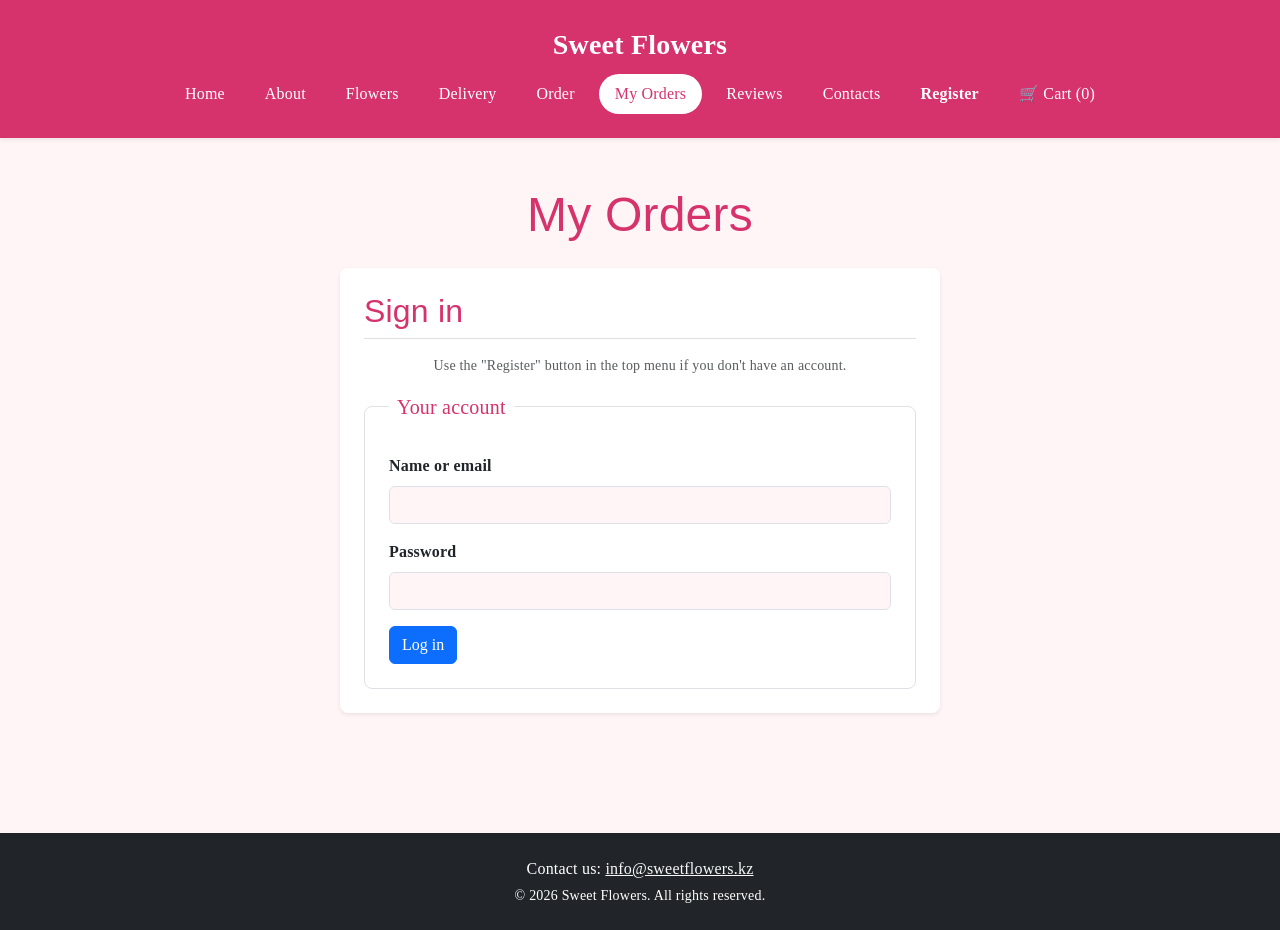
<file: my-orders.html>
<!DOCTYPE html>
<html lang="en">
<head>
    <meta charset="UTF-8">
    <meta name="viewport" content="width=device-width, initial-scale=1.0">
    <meta name="description" content="Log in to your Sweet Flowers account and see your current and past orders.">
    <meta name="author" content="Koshkinbayeva Akbota">
    <title>My Orders — Sweet Flowers</title>

    <link rel="stylesheet" href="https://cdn.jsdelivr.net/npm/bootstrap@5.3.8/dist/css/bootstrap.min.css">
    <link rel="stylesheet" href="css/base.css">
    <!-- jQuery 3.7.1 (CDN): загружается ПЕРВЫМ, наши скрипты сразу вызывают $ -->
    <script src="https://code.jquery.com/jquery-3.7.1.min.js"></script>
    <script src="jquery/main.js" defer></script>
    <script src="jquery/jq-common.js" defer></script>
    <script src="jquery/jq-auth.js" defer></script>
    <script src="jquery/jq-my-orders.js" defer></script>

</head>
<body id="top">

<header class="bg-primary text-white text-center py-4 shadow-sm">
    <p class="fs-3 fw-bold mb-2"><strong>Sweet Flowers</strong></p>
    <nav aria-label="Main navigation">
        <ul class="nav justify-content-center gap-2 flex-wrap">
            <li class="nav-item"><a class="nav-link text-white" href="index.html">Home</a></li>
            <li class="nav-item"><a class="nav-link text-white" href="about.html">About</a></li>
            <li class="nav-item"><a class="nav-link text-white" href="flowers.html">Flowers</a></li>
            <li class="nav-item"><a class="nav-link text-white" href="delivery.html">Delivery</a></li>
            <li class="nav-item"><a class="nav-link text-white" href="order.html">Order</a></li>
            <li class="nav-item"><a class="nav-link text-white active" href="my-orders.html">My Orders</a></li>
            <li class="nav-item"><a class="nav-link text-white" href="reviews.html">Reviews</a></li>
            <li class="nav-item"><a class="nav-link text-white" href="contacts.html">Contacts</a></li>
        </ul>
    </nav>
</header>

<main class="container py-5">
    <h1 class="display-5 text-primary text-center mb-4 fade-in-up">My Orders</h1>

    <!-- LOGIN VIEW -->
    <section id="loginView" class="bg-white rounded-3 shadow-sm p-4 mb-4 fade-in-up mx-auto" style="max-width: 600px;">
        <h2 class="text-primary border-bottom pb-2 mb-3">Sign in</h2>
        <p class="text-center text-muted small">Use the "Register" button in the top menu if you don't have an account.</p>

        <form id="loginForm" novalidate>
            <fieldset class="border rounded-3 p-4">
                <legend class="fs-5 text-primary float-none w-auto px-2">Your account</legend>

                <div class="mb-3">
                    <label for="loginUsername" class="form-label fw-semibold">Name or email</label>
                    <input type="text" id="loginUsername" class="form-control" required autocomplete="username">
                </div>

                <div class="mb-3">
                    <label for="loginPassword" class="form-label fw-semibold">Password</label>
                    <input type="password" id="loginPassword" class="form-control" required autocomplete="current-password">
                </div>

                <div class="d-flex flex-wrap gap-2 mb-0">
                    <button type="button" id="loginBtn" class="btn btn-primary">Log in</button>
                </div>
            </fieldset>
            <div id="loginResult" class="result-area" role="status" aria-live="polite"></div>
        </form>
    </section>

    <!-- DASHBOARD VIEW (Data from DB) -->
    <section id="dashboardView" class="d-none" aria-label="My orders">
        <h2 class="text-primary border-bottom pb-2 mb-3">Welcome back, <span id="customerName">User</span></h2>
        <p class="text-muted mb-4">
            Here is a summary of your orders. We update this table every morning.
        </p>

        <!-- Variables instead of hardcoded numbers -->
        <div class="status-summary d-flex flex-wrap gap-3 mb-4">
            <article class="bg-white rounded-3 shadow-sm p-4 text-center border-start border-4 border-primary flex-fill">
                <h3 class="text-muted fs-6 mb-2">Active</h3>
                <p class="display-6 fw-bold text-primary mb-1" id="activeCount">-</p>
                <p class="small text-muted mb-0">Orders in progress right now.</p>
            </article>

            <article class="bg-white rounded-3 shadow-sm p-4 text-center border-start border-4 border-warning flex-fill">
                <h3 class="text-muted fs-6 mb-2">Awaiting delivery</h3>
                <p class="display-6 fw-bold text-warning mb-1" id="awaitingCount">-</p>
                <p class="small text-muted mb-0">Waiting for the driver.</p>
            </article>

            <article class="bg-white rounded-3 shadow-sm p-4 text-center border-start border-4 border-danger flex-fill">
                <h3 class="text-muted fs-6 mb-2">Completed</h3>
                <p class="display-6 fw-bold text-danger mb-1" id="completedCount">-</p>
                <p class="small text-muted mb-0">Delivered and confirmed.</p>
            </article>
        </div>

        <section class="bg-white rounded-3 shadow-sm p-4 mb-4">
            <h3 class="text-primary border-bottom pb-2 mb-3">Order history</h3>
            <div class="table-responsive">
                <table class="table table-striped table-hover align-middle mb-0">
                    <caption class="text-muted">My Sweet Flowers orders</caption>
                    <thead>
                    <tr>
                        <th scope="col">Order #</th>
                        <th scope="col">Bouquet</th>
                        <th scope="col">Ordered</th>
                        <th scope="col">Delivery</th>
                        <th scope="col">Status</th>
                        <th scope="col" class="text-end">Total</th>
                    </tr>
                    </thead>
                    <tbody id="ordersTbody">
                    <tr>
                        <td colspan="6" class="text-center text-muted py-4">Loading orders...</td>
                    </tr>
                    </tbody>
                </table>
            </div>
        </section>

        <section class="bg-white rounded-3 shadow-sm p-4 mb-4">
            <div class="d-flex flex-wrap gap-2 mb-3">
                <a href="order.html" class="btn btn-primary">Order again</a>
                <a href="contacts.html" class="btn btn-outline-secondary">Change address</a>
            </div>
            <p class="mb-0">
                <button type="button" id="logoutBtn" class="btn btn-outline-secondary">Log out</button>
            </p>
        </section>
    </section>
</main>

<footer class="bg-dark text-white text-center py-4 mt-5">
    <p class="mb-1">
        Contact us:
        <a href="mailto:info@sweetflowers.kz" class="link-light">info@sweetflowers.kz</a>
    </p>
    <p class="mb-0 small">&copy; 2026 Sweet Flowers. All rights reserved.</p>
</footer>

</body>
</html>
</file>
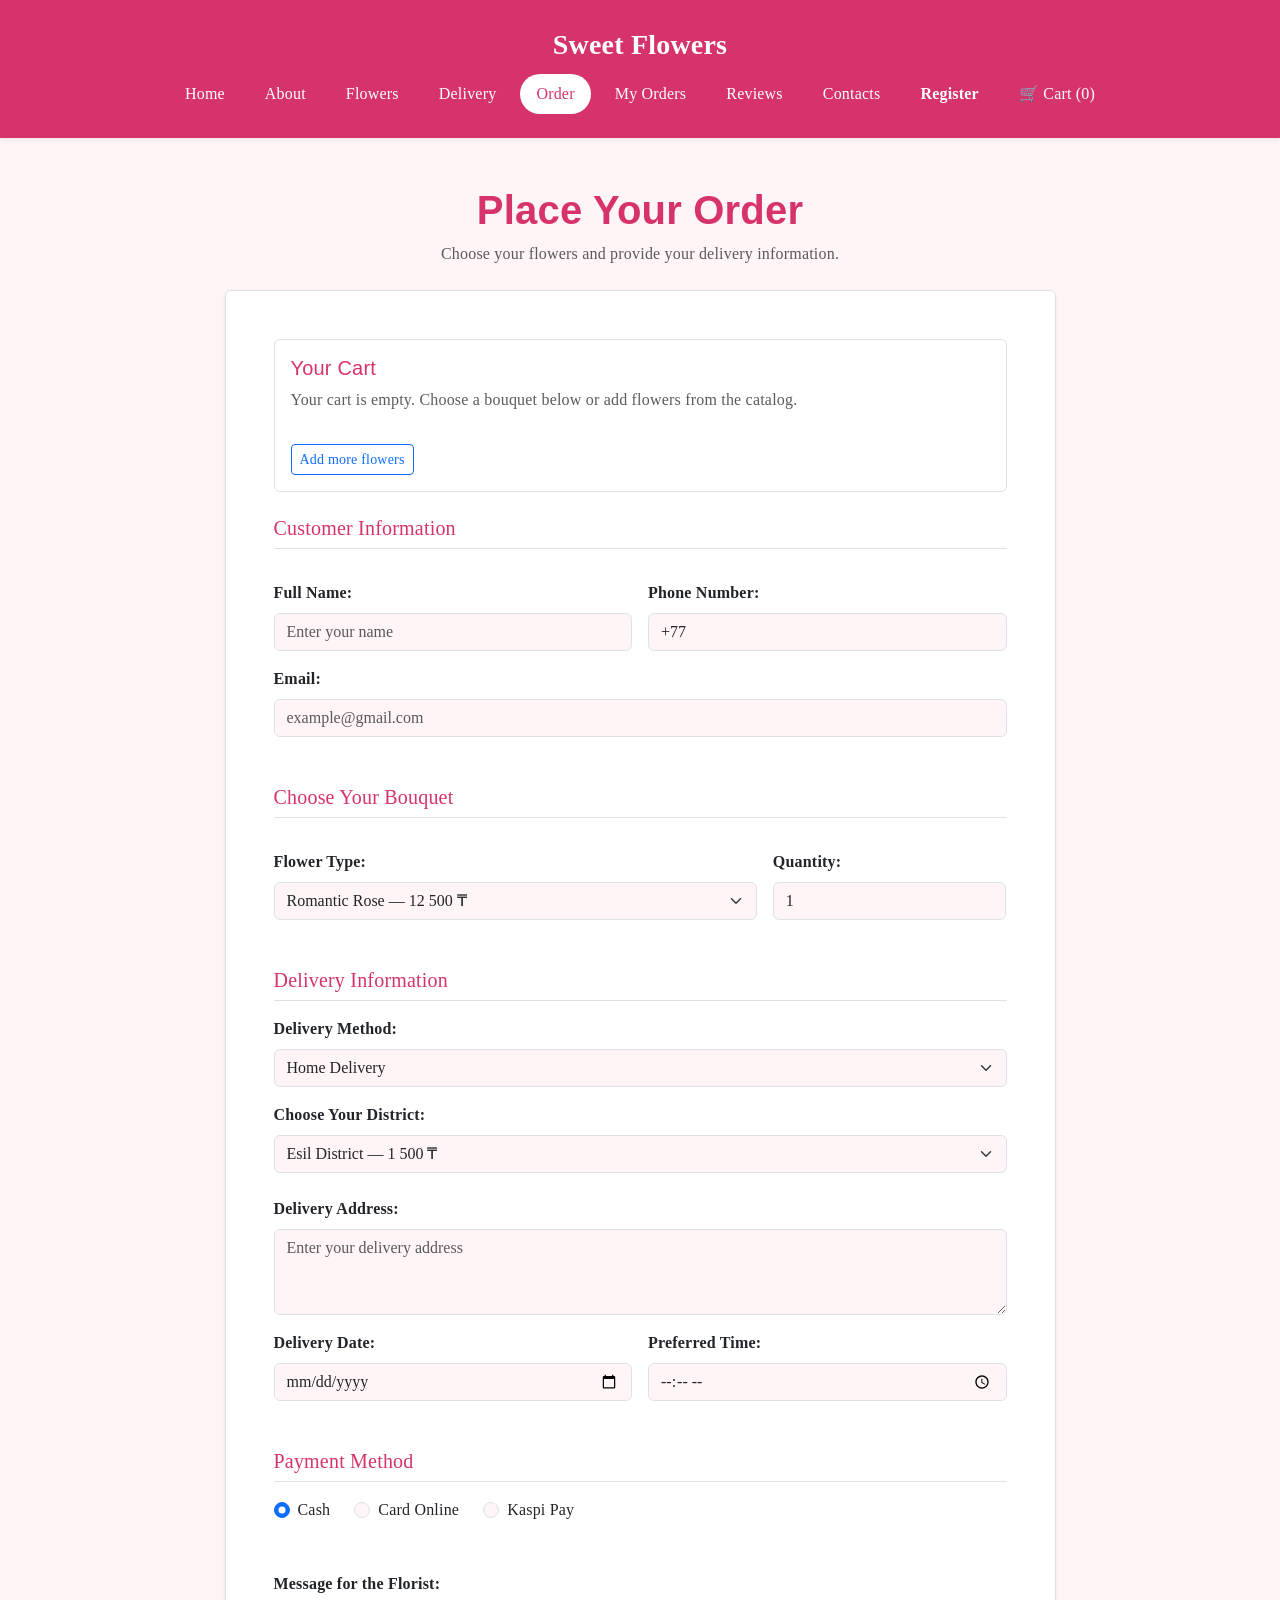
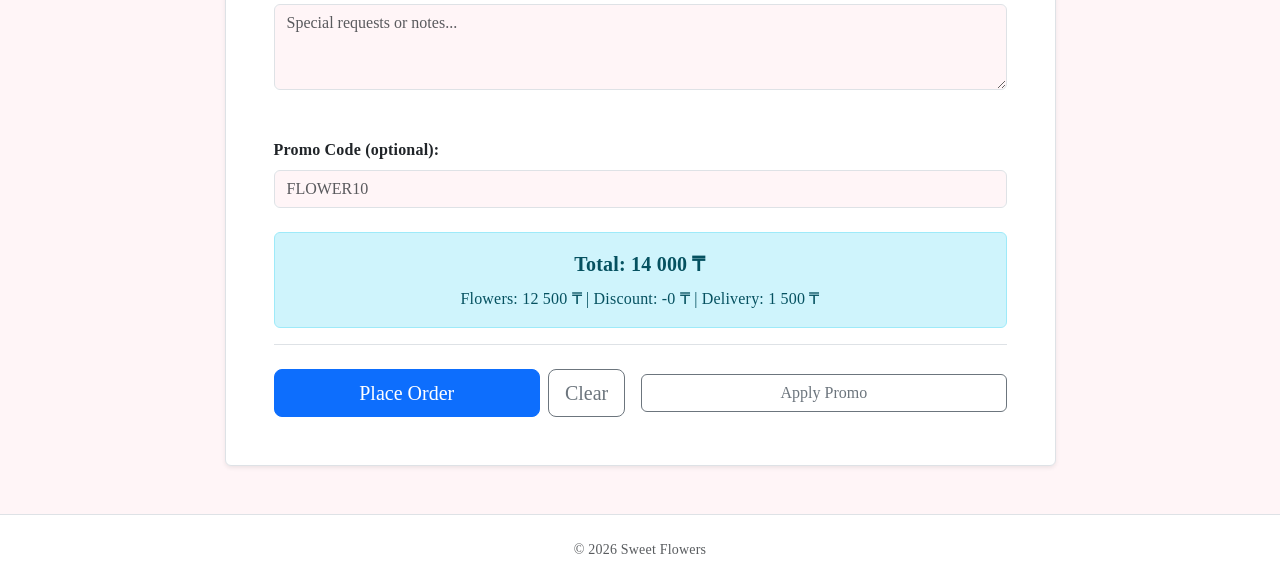
<file: order.html>
<!DOCTYPE html>
<html lang="en">
<head>
  <meta charset="UTF-8">
  <meta name="viewport" content="width=device-width, initial-scale=1.0">
  <title>Order - Sweet Flowers</title>
  <link href="https://cdn.jsdelivr.net/npm/bootstrap@5.3.2/dist/css/bootstrap.min.css" rel="stylesheet">
  <link rel="stylesheet" href="css/base.css">
</head>
<body>

<header class="bg-primary text-white text-center py-4 shadow-sm">
  <p class="fs-3 fw-bold mb-2"><strong>Sweet Flowers</strong></p>
  <nav>
    <ul class="nav justify-content-center gap-2 flex-wrap">
      <li class="nav-item"><a class="nav-link text-white" href="index.html">Home</a></li>
      <li class="nav-item"><a class="nav-link text-white" href="about.html">About</a></li>
      <li class="nav-item"><a class="nav-link text-white" href="flowers.html">Flowers</a></li>
      <li class="nav-item"><a class="nav-link text-white" href="delivery.html">Delivery</a></li>
      <li class="nav-item"><a class="nav-link text-white active" aria-current="page" href="order.html">Order</a></li>
      <li class="nav-item"><a class="nav-link text-white" href="my-orders.html">My Orders</a></li>
      <li class="nav-item"><a class="nav-link text-white" href="reviews.html">Reviews</a></li>
      <li class="nav-item"><a class="nav-link text-white" href="contacts.html">Contacts</a></li>
    </ul>
  </nav>
</header>

<main class="container my-5 fade-in-up">
  <section class="text-center mb-4">
    <h2 class="display-6 text-primary fw-bold">Place Your Order</h2>
    <p class="text-muted">Choose your flowers and provide your delivery information.</p>
  </section>

  <div class="row justify-content-center">
    <div class="col-12 col-lg-9">
      <form class="bg-white p-4 p-md-5 rounded shadow-sm border">

        <fieldset class="mb-5">
          <legend class="h5 text-primary border-bottom pb-2 mb-3">Customer Information</legend>
          <div class="row g-3">
            <div class="col-12 col-md-6">
              <label for="name" class="form-label fw-bold">Full Name:</label>
              <input type="text" id="name" name="name" class="form-control" placeholder="Enter your name" required>
            </div>
            <div class="col-12 col-md-6">
              <label for="phone" class="form-label fw-bold">Phone Number:</label>
              <input type="tel" id="phone" name="phone" class="form-control" placeholder="+7 700 000 00 00" required>
            </div>
            <div class="col-12">
              <label for="email" class="form-label fw-bold">Email:</label>
              <input type="email" id="email" name="email" class="form-control" placeholder="example@gmail.com">
            </div>
          </div>
        </fieldset>

        <fieldset class="mb-5">
          <legend class="h5 text-primary border-bottom pb-2 mb-3">Choose Your Bouquet</legend>
          <div class="row g-3 align-items-end">
            <div class="col-12 col-md-8">
              <label for="flowers" class="form-label fw-bold">Flower Type:</label>
              <select id="flowers" name="flowers" class="form-select">
                <option value="roses">Roses</option>
                <option value="tulips">Tulips</option>
                <option value="peonies">Peonies</option>
                <option value="mixed">Mixed Bouquet</option>
              </select>
            </div>
            <div class="col-12 col-md-4">
              <label for="quantity" class="form-label fw-bold">Quantity:</label>
              <input type="number" id="quantity" name="quantity" class="form-control" min="1" max="20" value="1">
            </div>
          </div>
        </fieldset>

        <fieldset class="mb-5">
          <legend class="h5 text-primary border-bottom pb-2 mb-3">Delivery Information</legend>
          <div class="mb-3">
            <label for="address" class="form-label fw-bold">Delivery Address:</label>
            <textarea id="address" name="address" class="form-control" rows="3" placeholder="Enter your delivery address" required></textarea>
          </div>
          <div class="row g-3">
            <div class="col-12 col-md-6">
              <label for="date" class="form-label fw-bold">Delivery Date:</label>
              <input type="date" id="date" name="date" class="form-control">
            </div>
            <div class="col-12 col-md-6">
              <label for="time" class="form-label fw-bold">Preferred Time:</label>
              <input type="time" id="time" name="time" class="form-control">
            </div>
          </div>
        </fieldset>

        <fieldset class="mb-5">
          <legend class="h5 text-primary border-bottom pb-2 mb-3">Payment Method</legend>
          <div class="d-flex flex-wrap gap-4">
            <div class="form-check">
              <input type="radio" id="cash" name="payment" value="cash" class="form-check-input" checked>
              <label for="cash" class="form-check-label">Cash</label>
            </div>
            <div class="form-check">
              <input type="radio" id="card" name="payment" value="card" class="form-check-input">
              <label for="card" class="form-check-label">Card Online</label>
            </div>
            <div class="form-check">
              <input type="radio" id="kaspi" name="payment" value="kaspi" class="form-check-input">
              <label for="kaspi" class="form-check-label">Kaspi Pay</label>
            </div>
          </div>
        </fieldset>

       <fieldset class="mb-5">
          <label for="message" class="form-label fw-bold">Message for the Florist:</label>
          <textarea id="message" name="message" class="form-control" rows="3" placeholder="Special requests or notes..."></textarea>
        </fieldset>

      
        <div id="order-message" class="hidden alert mt-3" role="alert"></div>

        <div class="d-flex flex-column flex-md-row gap-3 justify-content-between align-items-center border-top pt-4">
          <div class="d-flex gap-2 w-100 w-md-auto">
            <button type="submit" class="btn btn-primary btn-lg flex-grow-1">Place Order</button>
            <button type="reset" class="btn btn-outline-secondary btn-lg">Clear</button>
          </div>
       
          <button type="button" id="promo-btn" class="btn btn-outline-secondary w-100 w-md-auto">Apply Promo</button>
        </div>

      </form>
    </div>
  </div>
</main> 

<footer class="bg-white text-center py-4 mt-auto border-top">
  <p class="mb-0 text-muted small">&copy; 2026 Sweet Flowers</p>
</footer>

<script src="https://code.jquery.com/jquery-3.7.1.min.js"></script>
<script src="https://cdn.jsdelivr.net/npm/bootstrap@5.3.2/dist/js/bootstrap.bundle.min.js"></script>
<script src="jquery/main.js"></script>
<script src="jquery/jq-order.js"></script>
</body>
</html>
</file>
<file: css/base.css>
/* base.css — correction layer on top of Bootstrap 5.3.8
   Palette (5):
     #d6336c rose pink · #fcc2d7 soft pink · #212529 charcoal
     #fff5f7 blush white · #f8f9fa off white */

:root {
  /* Brand overrides for Bootstrap variables */
  --bs-primary: #d6336c;
  --bs-primary-rgb: 214, 51, 108;
  --bs-body-font-family: 'Georgia', 'Times New Roman', serif;
  --bs-body-color: #212529;
  --bs-body-bg: #fff5f7;

  /* Kept for the small code pill and toggling login/dashboard */
  --sf-accent: #fcc2d7;
  --sf-dark: #212529;
}

body { letter-spacing: 0.2px; }
h1, h2, h3, h4, h5 { font-family: 'Helvetica Neue', Arial, sans-serif; }

/* Code pill (Bootstrap has no inline-code pill) */
code {
  background-color: var(--sf-dark);
  color: var(--sf-accent);
  padding: .15rem .4rem;
  border-radius: 4px;
  font-family: 'Courier New', monospace;
  font-size: .95rem;
}

/* CSS-only login/dashboard toggle for my-orders.html —
   Bootstrap has no component that shows one section and hides another without JS. */
.dashboard-section { display: none; }
.dashboard-section:target,
.dashboard-section.is-visible { display: block; }
body:has(#dashboard:target) #login { display: none; }

/* Two animations kept as small brand touches */
.fade-in-up { animation: fadeInUp .6s ease-out both; }
.zoom-in    { animation: zoomIn .6s ease-out both; }
@keyframes fadeInUp { from { opacity: 0; transform: translateY(25px) } to { opacity: 1; transform: translateY(0) } }
@keyframes zoomIn   { from { opacity: 0; transform: scale(.92) } to { opacity: 1; transform: scale(1) } }

.gallery figure img {
  width: 100%;
  height: 220px;
  object-fit: cover;
}

article figure img {
  width: 100%;
  max-width: 260px;
  height: 180px;
  object-fit: cover;
  margin: 0 auto;
  display: block;
}
/* State classes for JavaScript */
.hidden { display: none !important; }
.error { border-color: #dc3545 !important; }
.success { border-color: #198754 !important; }
.selected { background-color: var(--bs-primary) !important; color: #fff !important; }
</file>
